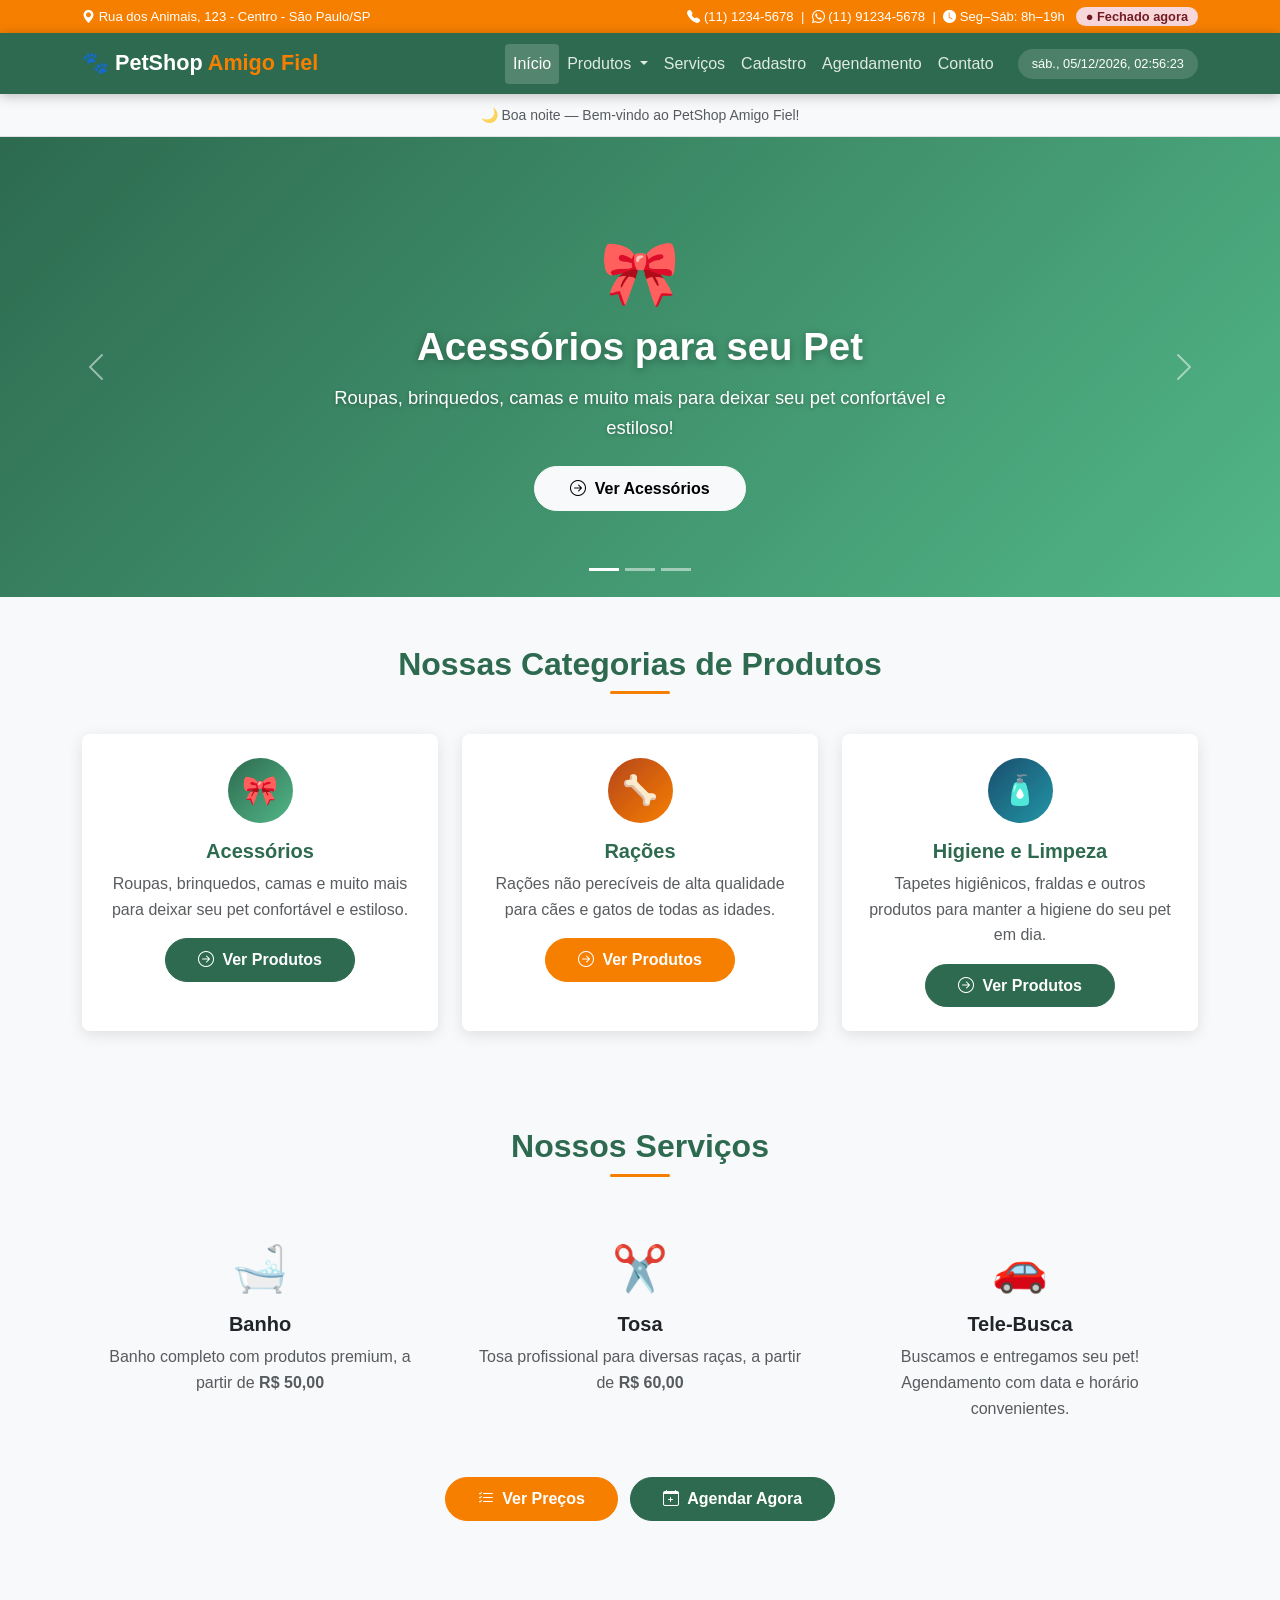
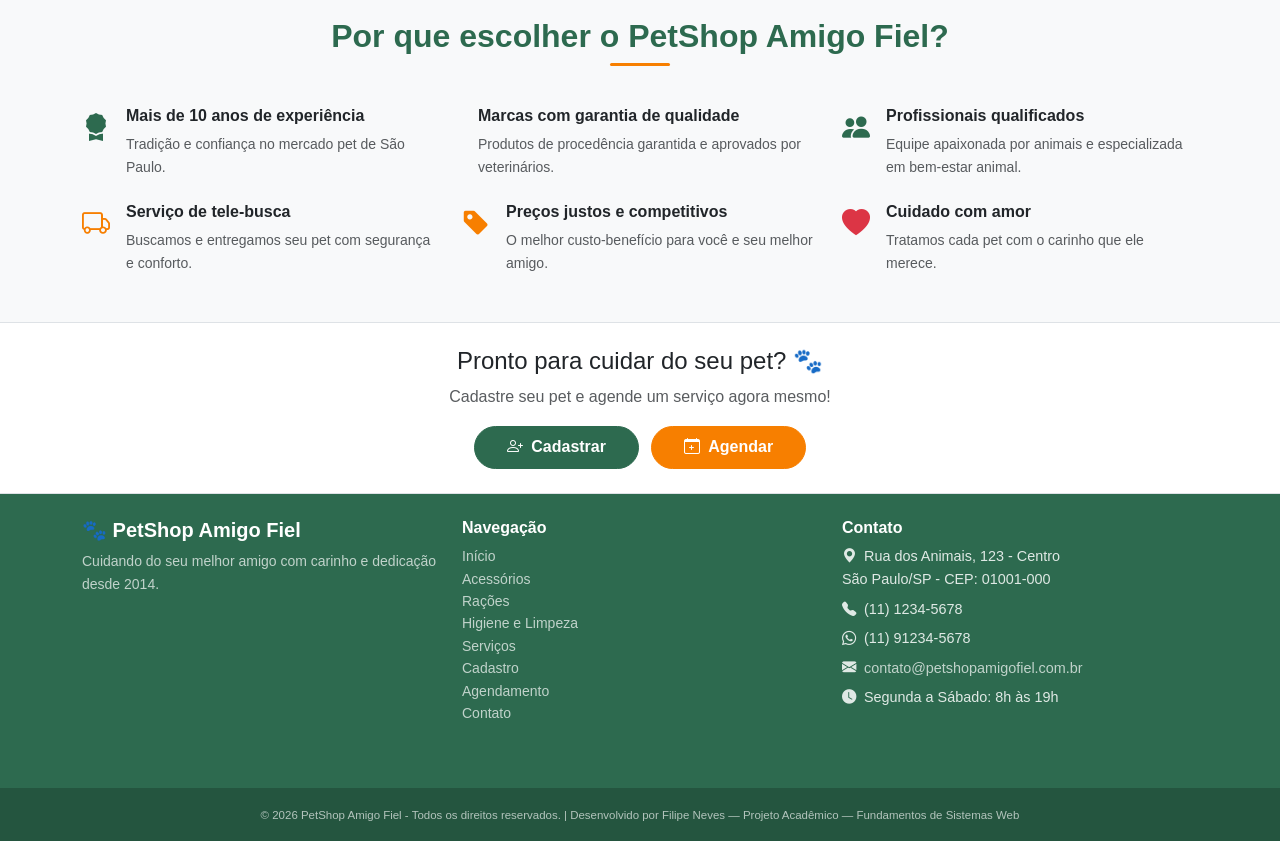
<file: index.html>
<!DOCTYPE html>
<html lang="pt-BR">
<head>
    <meta charset="UTF-8">
    <meta name="viewport" content="width=device-width, initial-scale=1.0">
    <meta name="description" content="PetShop Amigo Fiel - Produtos e serviços para o seu pet em São Paulo. Acessórios, rações, higiene, banho e tosa.">
    <title>PetShop Amigo Fiel - Página Inicial</title>

    <!-- Bootstrap 5.3 CSS -->
    <link href="https://cdn.jsdelivr.net/npm/bootstrap@5.3.3/dist/css/bootstrap.min.css" rel="stylesheet">
    <!-- Bootstrap Icons -->
    <link rel="stylesheet" href="https://cdn.jsdelivr.net/npm/bootstrap-icons@1.11.3/font/bootstrap-icons.min.css">
    <!-- Estilos Personalizados -->
    <link rel="stylesheet" href="css/style.css">
</head>
<body>

    <!-- Acessibilidade: link oculto para pular a navegação e ir direto ao conteúdo -->
    <a href="#conteudo-principal" class="skip-link">Pular para o conteúdo principal</a>

    <!-- ==================== BARRA SUPERIOR ==================== -->
    <div class="top-bar" role="complementary" aria-label="Informações rápidas de contato">
        <div class="container d-flex justify-content-between align-items-center flex-wrap gap-1">
            <span>
                <i class="bi bi-geo-alt-fill" aria-hidden="true"></i>
                Rua dos Animais, 123 - Centro - São Paulo/SP
            </span>
            <span>
                <i class="bi bi-telephone-fill" aria-hidden="true"></i> (11) 1234-5678
                &nbsp;|&nbsp;
                <i class="bi bi-whatsapp" aria-hidden="true"></i> (11) 91234-5678
                &nbsp;|&nbsp;
                <i class="bi bi-clock-fill" aria-hidden="true"></i> Seg–Sáb: 8h–19h
                &nbsp;
                <span id="status-funcionamento" aria-live="polite" aria-atomic="true"></span>
            </span>
        </div>
    </div>

    <!-- ==================== NAVBAR ==================== -->
    <nav class="navbar navbar-expand-lg navbar-custom" role="navigation" aria-label="Menu principal de navegação">
        <div class="container">
            <!-- Logo / Nome do petshop -->
            <a class="navbar-brand" href="index.html" aria-label="PetShop Amigo Fiel - Ir para a página inicial">
                &#128062; PetShop <span>Amigo Fiel</span>
            </a>

            <!-- Botão hamburguer para dispositivos móveis -->
            <button class="navbar-toggler" type="button"
                    data-bs-toggle="collapse" data-bs-target="#navbarMain"
                    aria-controls="navbarMain" aria-expanded="false"
                    aria-label="Abrir ou fechar o menu de navegação">
                <span class="navbar-toggler-icon"></span>
            </button>

            <!-- Links de navegação -->
            <div class="collapse navbar-collapse" id="navbarMain">
                <ul class="navbar-nav ms-auto mb-2 mb-lg-0">
                    <li class="nav-item">
                        <a class="nav-link active" href="index.html" aria-current="page">Início</a>
                    </li>
                    <!-- Dropdown de Produtos -->
                    <li class="nav-item dropdown">
                        <a class="nav-link dropdown-toggle" href="#" role="button"
                           data-bs-toggle="dropdown" aria-expanded="false"
                           aria-haspopup="true">
                            Produtos
                        </a>
                        <ul class="dropdown-menu">
                            <li>
                                <a class="dropdown-item" href="acessorios.html">
                                    <i class="bi bi-bag-heart me-2" aria-hidden="true"></i>Acessórios
                                </a>
                            </li>
                            <li>
                                <a class="dropdown-item" href="racoes.html">
                                    <i class="bi bi-bag me-2" aria-hidden="true"></i>Rações
                                </a>
                            </li>
                            <li>
                                <a class="dropdown-item" href="higiene.html">
                                    <i class="bi bi-droplet me-2" aria-hidden="true"></i>Higiene e Limpeza
                                </a>
                            </li>
                        </ul>
                    </li>
                    <li class="nav-item">
                        <a class="nav-link" href="servicos.html">Serviços</a>
                    </li>
                    <li class="nav-item">
                        <a class="nav-link" href="cadastro.html">Cadastro</a>
                    </li>
                    <li class="nav-item">
                        <a class="nav-link" href="agendamento.html">Agendamento</a>
                    </li>
                    <li class="nav-item">
                        <a class="nav-link" href="contato.html">Contato</a>
                    </li>
                </ul>

                <!-- Relógio com data e hora em tempo real (atualizado por script.js) -->
                <div id="relogio-widget" class="ms-3 d-none d-lg-block"
                     aria-live="polite" aria-label="Data e hora atual" role="timer">
                    Carregando...
                </div>
            </div>
        </div>
    </nav>

    <!-- ==================== CONTEÚDO PRINCIPAL ==================== -->
    <main id="conteudo-principal">

        <!-- Saudação dinâmica (bom dia / boa tarde / boa noite) -->
        <div class="bg-light border-bottom py-2 text-center">
            <small class="text-muted">
                <span id="saudacao" aria-live="polite"></span>
                &mdash; Bem-vindo ao PetShop Amigo Fiel!
            </small>
        </div>

        <!-- ==================== CARROSSEL ==================== -->
        <section aria-label="Carrossel de destaques do petshop" role="region">
            <div id="carrossel-principal" class="carousel slide carousel-fade"
                 data-bs-ride="carousel" data-bs-interval="5000">

                <!-- Indicadores (bolinhas de navegação) -->
                <div class="carousel-indicators">
                    <button type="button" data-bs-target="#carrossel-principal" data-bs-slide-to="0"
                            class="active" aria-current="true"
                            aria-label="Slide 1: Acessórios para seu Pet"></button>
                    <button type="button" data-bs-target="#carrossel-principal" data-bs-slide-to="1"
                            aria-label="Slide 2: Rações Premium"></button>
                    <button type="button" data-bs-target="#carrossel-principal" data-bs-slide-to="2"
                            aria-label="Slide 3: Banho e Tosa Profissional"></button>
                </div>

                <!-- Slides do carrossel -->
                <div class="carousel-inner">

                    <!-- Slide 1: Acessórios -->
                    <div class="carousel-item active"
                         role="group" aria-roledescription="slide"
                         aria-label="Slide 1 de 3 — Acessórios para seu Pet">
                        <div class="slide-bg slide-1">
                            <div class="carousel-caption-custom">
                                <div style="font-size: 4rem;" aria-hidden="true">🎀</div>
                                <h2>Acessórios para seu Pet</h2>
                                <p>Roupas, brinquedos, camas e muito mais para deixar seu pet confortável e estiloso!</p>
                                <a href="acessorios.html" class="btn btn-light btn-lg"
                                   aria-label="Ver todos os acessórios disponíveis">
                                    <i class="bi bi-arrow-right-circle me-1" aria-hidden="true"></i>
                                    Ver Acessórios
                                </a>
                            </div>
                        </div>
                    </div>

                    <!-- Slide 2: Rações -->
                    <div class="carousel-item"
                         role="group" aria-roledescription="slide"
                         aria-label="Slide 2 de 3 — Rações Premium">
                        <div class="slide-bg slide-2">
                            <div class="carousel-caption-custom">
                                <div style="font-size: 4rem;" aria-hidden="true">🦴</div>
                                <h2>Rações Premium</h2>
                                <p>Alimentação de alta qualidade para cães e gatos de todas as idades e portes!</p>
                                <a href="racoes.html" class="btn btn-light btn-lg"
                                   aria-label="Ver todas as rações disponíveis">
                                    <i class="bi bi-arrow-right-circle me-1" aria-hidden="true"></i>
                                    Ver Rações
                                </a>
                            </div>
                        </div>
                    </div>

                    <!-- Slide 3: Banho e Tosa -->
                    <div class="carousel-item"
                         role="group" aria-roledescription="slide"
                         aria-label="Slide 3 de 3 — Banho e Tosa Profissional">
                        <div class="slide-bg slide-3">
                            <div class="carousel-caption-custom">
                                <div style="font-size: 4rem;" aria-hidden="true">✂️</div>
                                <h2>Banho e Tosa Profissional</h2>
                                <p>Serviço completo com opção de tele-busca! Agendamos no dia e horário que você preferir.</p>
                                <a href="agendamento.html" class="btn btn-light btn-lg"
                                   aria-label="Agendar serviço de banho ou tosa">
                                    <i class="bi bi-calendar-check me-1" aria-hidden="true"></i>
                                    Agendar Agora
                                </a>
                            </div>
                        </div>
                    </div>
                </div>

                <!-- Setas de navegação do carrossel -->
                <button class="carousel-control-prev" type="button"
                        data-bs-target="#carrossel-principal" data-bs-slide="prev"
                        aria-label="Slide anterior">
                    <span class="carousel-control-prev-icon" aria-hidden="true"></span>
                </button>
                <button class="carousel-control-next" type="button"
                        data-bs-target="#carrossel-principal" data-bs-slide="next"
                        aria-label="Próximo slide">
                    <span class="carousel-control-next-icon" aria-hidden="true"></span>
                </button>
            </div>
        </section>

        <!-- ==================== CATEGORIAS DE PRODUTOS ==================== -->
        <section class="container my-5" aria-labelledby="titulo-categorias">
            <h2 class="section-title text-center" id="titulo-categorias">
                Nossas Categorias de Produtos
            </h2>
            <div class="row g-4">

                <!-- Card: Acessórios -->
                <div class="col-md-4">
                    <article class="card card-produto text-center" aria-label="Categoria Acessórios">
                        <div class="card-body p-4">
                            <div class="feature-icon mb-3"
                                 style="background: linear-gradient(135deg, #2d6a4f, #52b788);"
                                 aria-hidden="true">🎀</div>
                            <h3 class="card-title h5">Acessórios</h3>
                            <p class="card-text text-muted">
                                Roupas, brinquedos, camas e muito mais para deixar seu pet
                                confortável e estiloso.
                            </p>
                            <a href="acessorios.html" class="btn btn-primary-custom"
                               aria-label="Ver todos os acessórios para pets">
                                <i class="bi bi-arrow-right-circle me-1" aria-hidden="true"></i>
                                Ver Produtos
                            </a>
                        </div>
                    </article>
                </div>

                <!-- Card: Rações -->
                <div class="col-md-4">
                    <article class="card card-produto text-center" aria-label="Categoria Rações">
                        <div class="card-body p-4">
                            <div class="feature-icon mb-3"
                                 style="background: linear-gradient(135deg, #b5451b, #f77f00);"
                                 aria-hidden="true">🦴</div>
                            <h3 class="card-title h5">Rações</h3>
                            <p class="card-text text-muted">
                                Rações não perecíveis de alta qualidade para cães e gatos
                                de todas as idades.
                            </p>
                            <a href="racoes.html" class="btn btn-secondary-custom"
                               aria-label="Ver todas as rações para pets">
                                <i class="bi bi-arrow-right-circle me-1" aria-hidden="true"></i>
                                Ver Produtos
                            </a>
                        </div>
                    </article>
                </div>

                <!-- Card: Higiene -->
                <div class="col-md-4">
                    <article class="card card-produto text-center" aria-label="Categoria Higiene e Limpeza">
                        <div class="card-body p-4">
                            <div class="feature-icon mb-3"
                                 style="background: linear-gradient(135deg, #1a4d6e, #2196a5);"
                                 aria-hidden="true">🧴</div>
                            <h3 class="card-title h5">Higiene e Limpeza</h3>
                            <p class="card-text text-muted">
                                Tapetes higiênicos, fraldas e outros produtos para manter
                                a higiene do seu pet em dia.
                            </p>
                            <a href="higiene.html" class="btn btn-primary-custom"
                               aria-label="Ver todos os produtos de higiene para pets">
                                <i class="bi bi-arrow-right-circle me-1" aria-hidden="true"></i>
                                Ver Produtos
                            </a>
                        </div>
                    </article>
                </div>
            </div>
        </section>

        <!-- ==================== NOSSOS SERVIÇOS ==================== -->
        <section class="bg-light py-5" aria-labelledby="titulo-servicos">
            <div class="container">
                <h2 class="section-title text-center" id="titulo-servicos">Nossos Serviços</h2>
                <div class="row g-4 text-center">
                    <div class="col-md-4">
                        <div class="p-3">
                            <div style="font-size: 2.8rem;" aria-hidden="true">🛁</div>
                            <h3 class="h5 mt-2 fw-bold">Banho</h3>
                            <p class="text-muted">Banho completo com produtos premium, a partir de <strong>R$ 50,00</strong></p>
                        </div>
                    </div>
                    <div class="col-md-4">
                        <div class="p-3">
                            <div style="font-size: 2.8rem;" aria-hidden="true">✂️</div>
                            <h3 class="h5 mt-2 fw-bold">Tosa</h3>
                            <p class="text-muted">Tosa profissional para diversas raças, a partir de <strong>R$ 60,00</strong></p>
                        </div>
                    </div>
                    <div class="col-md-4">
                        <div class="p-3">
                            <div style="font-size: 2.8rem;" aria-hidden="true">🚗</div>
                            <h3 class="h5 mt-2 fw-bold">Tele-Busca</h3>
                            <p class="text-muted">Buscamos e entregamos seu pet! Agendamento com data e horário convenientes.</p>
                        </div>
                    </div>
                </div>
                <div class="text-center mt-4">
                    <a href="servicos.html" class="btn btn-secondary-custom me-2"
                       aria-label="Ver tabela completa de serviços e preços">
                        <i class="bi bi-list-check me-1" aria-hidden="true"></i> Ver Preços
                    </a>
                    <a href="agendamento.html" class="btn btn-primary-custom"
                       aria-label="Agendar um serviço de banho ou tosa">
                        <i class="bi bi-calendar-plus me-1" aria-hidden="true"></i> Agendar Agora
                    </a>
                </div>
            </div>
        </section>

        <!-- ==================== POR QUE NOS ESCOLHER ==================== -->
        <section class="container my-5" aria-labelledby="titulo-diferenciais">
            <h2 class="section-title text-center" id="titulo-diferenciais">
                Por que escolher o PetShop Amigo Fiel?
            </h2>
            <div class="row g-4">
                <div class="col-md-4 col-sm-6">
                    <div class="d-flex align-items-start gap-3">
                        <i class="bi bi-award-fill fs-3" style="color: var(--cor-primaria);" aria-hidden="true"></i>
                        <div>
                            <h3 class="h6 fw-bold">Mais de 10 anos de experiência</h3>
                            <p class="text-muted small mb-0">Tradição e confiança no mercado pet de São Paulo.</p>
                        </div>
                    </div>
                </div>
                <div class="col-md-4 col-sm-6">
                    <div class="d-flex align-items-start gap-3">
                        <i class="bi bi-shield-check-fill fs-3" style="color: var(--cor-primaria);" aria-hidden="true"></i>
                        <div>
                            <h3 class="h6 fw-bold">Marcas com garantia de qualidade</h3>
                            <p class="text-muted small mb-0">Produtos de procedência garantida e aprovados por veterinários.</p>
                        </div>
                    </div>
                </div>
                <div class="col-md-4 col-sm-6">
                    <div class="d-flex align-items-start gap-3">
                        <i class="bi bi-people-fill fs-3" style="color: var(--cor-primaria);" aria-hidden="true"></i>
                        <div>
                            <h3 class="h6 fw-bold">Profissionais qualificados</h3>
                            <p class="text-muted small mb-0">Equipe apaixonada por animais e especializada em bem-estar animal.</p>
                        </div>
                    </div>
                </div>
                <div class="col-md-4 col-sm-6">
                    <div class="d-flex align-items-start gap-3">
                        <i class="bi bi-truck fs-3" style="color: var(--cor-secundaria);" aria-hidden="true"></i>
                        <div>
                            <h3 class="h6 fw-bold">Serviço de tele-busca</h3>
                            <p class="text-muted small mb-0">Buscamos e entregamos seu pet com segurança e conforto.</p>
                        </div>
                    </div>
                </div>
                <div class="col-md-4 col-sm-6">
                    <div class="d-flex align-items-start gap-3">
                        <i class="bi bi-tag-fill fs-3" style="color: var(--cor-secundaria);" aria-hidden="true"></i>
                        <div>
                            <h3 class="h6 fw-bold">Preços justos e competitivos</h3>
                            <p class="text-muted small mb-0">O melhor custo-benefício para você e seu melhor amigo.</p>
                        </div>
                    </div>
                </div>
                <div class="col-md-4 col-sm-6">
                    <div class="d-flex align-items-start gap-3">
                        <i class="bi bi-heart-fill fs-3" style="color: #dc3545;" aria-hidden="true"></i>
                        <div>
                            <h3 class="h6 fw-bold">Cuidado com amor</h3>
                            <p class="text-muted small mb-0">Tratamos cada pet com o carinho que ele merece.</p>
                        </div>
                    </div>
                </div>
            </div>
        </section>

        <!-- ==================== CHAMADA PARA AÇÃO ==================== -->
        <section class="py-4 text-center border-top border-bottom bg-white"
                 aria-label="Chamada para cadastro e agendamento">
            <div class="container">
                <h2 class="h4 mb-2">Pronto para cuidar do seu pet? 🐾</h2>
                <p class="text-muted mb-3">Cadastre seu pet e agende um serviço agora mesmo!</p>
                <a href="cadastro.html" class="btn btn-primary-custom me-2"
                   aria-label="Ir para o formulário de cadastro de cliente e pet">
                    <i class="bi bi-person-plus me-1" aria-hidden="true"></i> Cadastrar
                </a>
                <a href="agendamento.html" class="btn btn-secondary-custom"
                   aria-label="Ir para o formulário de agendamento de serviço">
                    <i class="bi bi-calendar-plus me-1" aria-hidden="true"></i> Agendar
                </a>
            </div>
        </section>

    </main>

    <!-- ==================== RODAPÉ ==================== -->
    <footer class="mt-0" role="contentinfo">
        <div class="container py-4">
            <div class="row">
                <!-- Informações do petshop -->
                <div class="col-md-4 mb-4">
                    <h5>&#128062; PetShop Amigo Fiel</h5>
                    <p class="small" style="color: rgba(255,255,255,0.7);">
                        Cuidando do seu melhor amigo com carinho e dedicação desde 2014.
                    </p>
                </div>
                <!-- Links de navegação no rodapé -->
                <div class="col-md-4 mb-4">
                    <h6>Navegação</h6>
                    <nav aria-label="Links de navegação no rodapé">
                        <ul class="list-unstyled small">
                            <li><a href="index.html">Início</a></li>
                            <li><a href="acessorios.html">Acessórios</a></li>
                            <li><a href="racoes.html">Rações</a></li>
                            <li><a href="higiene.html">Higiene e Limpeza</a></li>
                            <li><a href="servicos.html">Serviços</a></li>
                            <li><a href="cadastro.html">Cadastro</a></li>
                            <li><a href="agendamento.html">Agendamento</a></li>
                            <li><a href="contato.html">Contato</a></li>
                        </ul>
                    </nav>
                </div>
                <!-- Dados de contato -->
                <div class="col-md-4 mb-4">
                    <h6>Contato</h6>
                    <address class="small" style="font-style: normal;">
                        <p>
                            <i class="bi bi-geo-alt-fill me-1" aria-hidden="true"></i>
                            Rua dos Animais, 123 - Centro<br>
                            São Paulo/SP - CEP: 01001-000
                        </p>
                        <p>
                            <i class="bi bi-telephone-fill me-1" aria-hidden="true"></i>
                            (11) 1234-5678
                        </p>
                        <p>
                            <i class="bi bi-whatsapp me-1" aria-hidden="true"></i>
                            (11) 91234-5678
                        </p>
                        <p>
                            <i class="bi bi-envelope-fill me-1" aria-hidden="true"></i>
                            <a href="mailto:contato@petshopamigofiel.com.br">
                                contato@petshopamigofiel.com.br
                            </a>
                        </p>
                        <p>
                            <i class="bi bi-clock-fill me-1" aria-hidden="true"></i>
                            Segunda a Sábado: 8h às 19h
                        </p>
                    </address>
                </div>
            </div>
        </div>
        <div class="footer-bottom text-center py-3">
            <small>
                &copy; 2026 PetShop Amigo Fiel - Todos os direitos reservados. |
                Desenvolvido por Filipe Neves &mdash; Projeto Acadêmico &mdash; Fundamentos de Sistemas Web
            </small>
        </div>
    </footer>

    <!-- Bootstrap 5 JavaScript Bundle (inclui Popper.js para dropdowns) -->
    <script src="https://cdn.jsdelivr.net/npm/bootstrap@5.3.3/dist/js/bootstrap.bundle.min.js"></script>
    <!-- Scripts Personalizados -->
    <script src="js/script.js"></script>
</body>
</html>
</file>
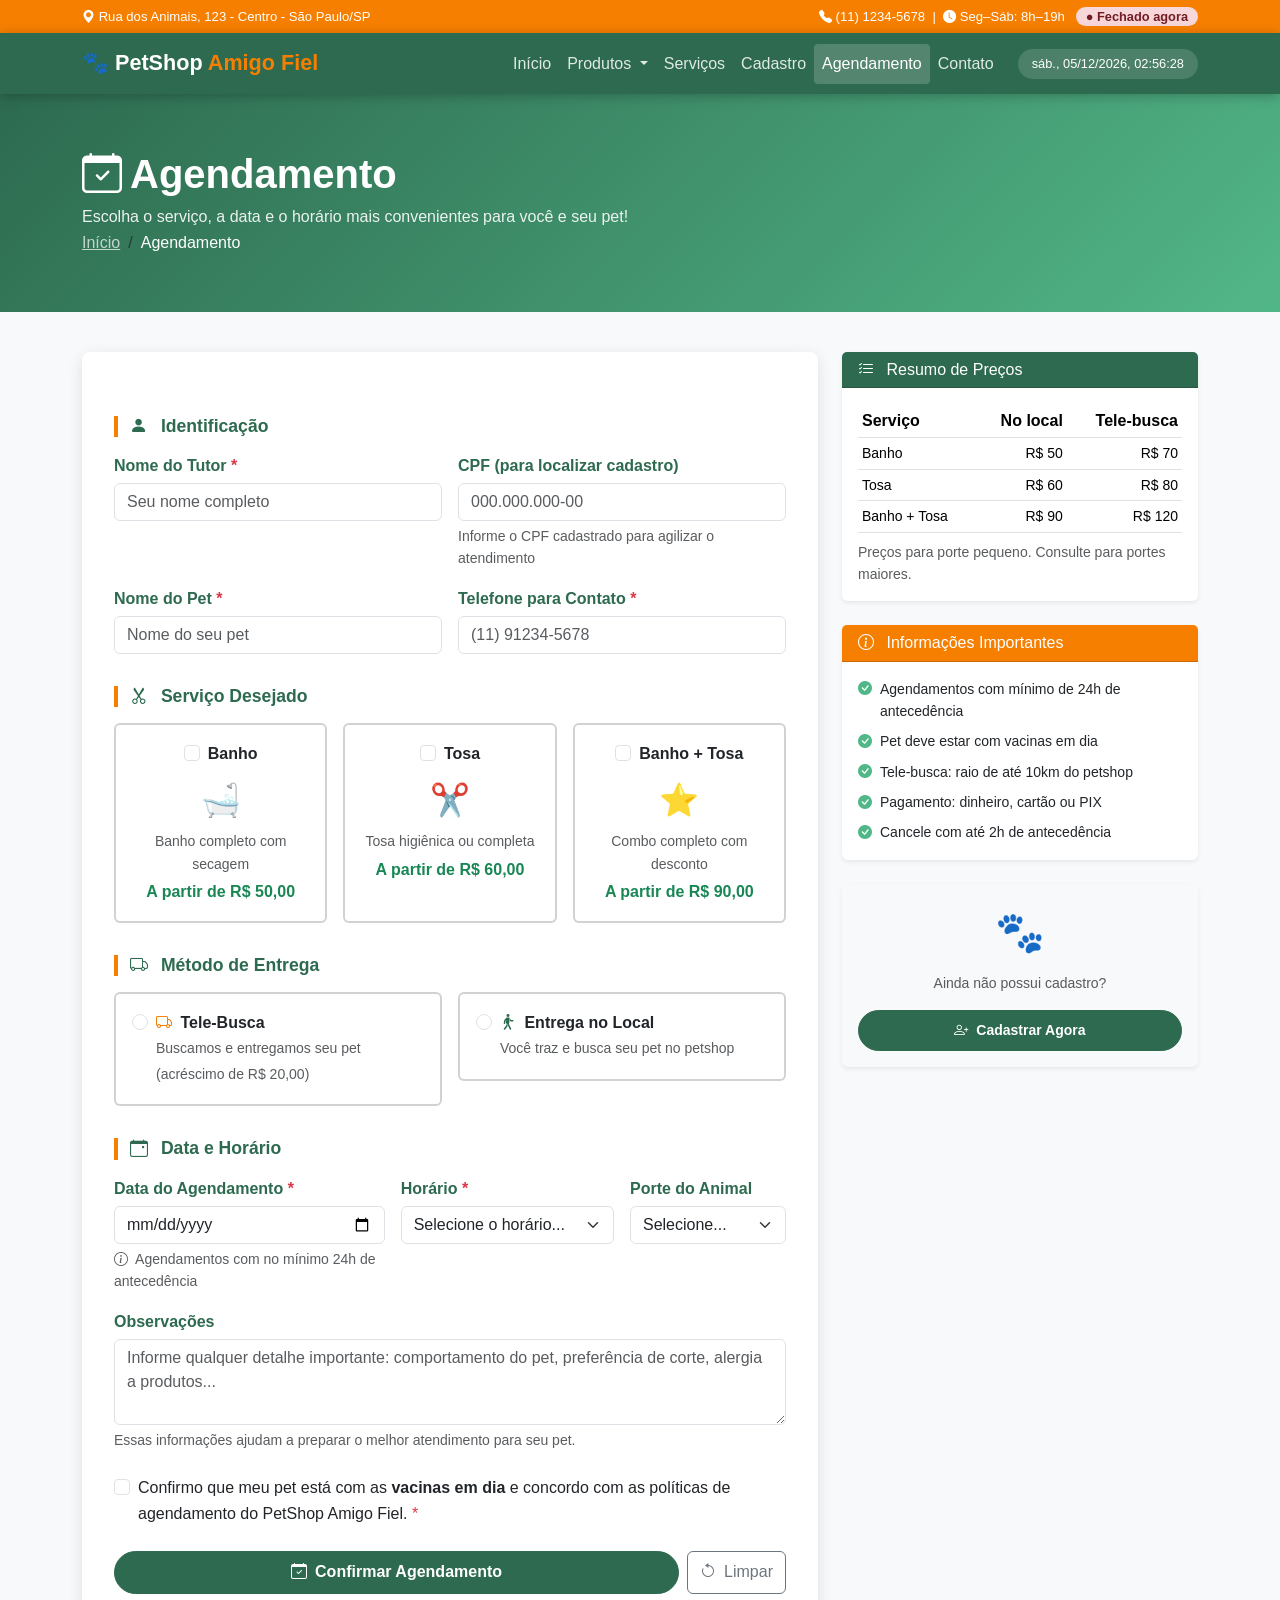
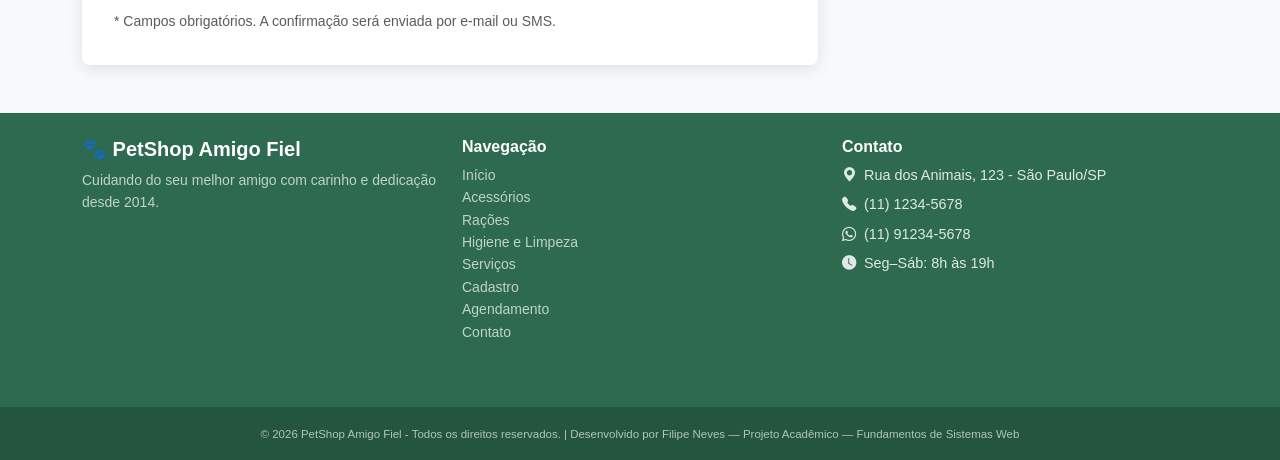
<file: agendamento.html>
<!DOCTYPE html>
<html lang="pt-BR">
<head>
    <meta charset="UTF-8">
    <meta name="viewport" content="width=device-width, initial-scale=1.0">
    <meta name="description" content="Agendamento de serviços - PetShop Amigo Fiel. Agende banho e tosa com tele-busca ou entrega no local.">
    <title>Agendamento - PetShop Amigo Fiel</title>
    <link href="https://cdn.jsdelivr.net/npm/bootstrap@5.3.3/dist/css/bootstrap.min.css" rel="stylesheet">
    <link rel="stylesheet" href="https://cdn.jsdelivr.net/npm/bootstrap-icons@1.11.3/font/bootstrap-icons.min.css">
    <link rel="stylesheet" href="css/style.css">
</head>
<body>

    <a href="#conteudo-principal" class="skip-link">Pular para o conteúdo principal</a>

    <!-- ==================== BARRA SUPERIOR ==================== -->
    <div class="top-bar" role="complementary" aria-label="Informações rápidas de contato">
        <div class="container d-flex justify-content-between align-items-center flex-wrap gap-1">
            <span>
                <i class="bi bi-geo-alt-fill" aria-hidden="true"></i>
                Rua dos Animais, 123 - Centro - São Paulo/SP
            </span>
            <span>
                <i class="bi bi-telephone-fill" aria-hidden="true"></i> (11) 1234-5678
                &nbsp;|&nbsp;
                <i class="bi bi-clock-fill" aria-hidden="true"></i> Seg–Sáb: 8h–19h
                &nbsp;
                <span id="status-funcionamento" aria-live="polite" aria-atomic="true"></span>
            </span>
        </div>
    </div>

    <!-- ==================== NAVBAR ==================== -->
    <nav class="navbar navbar-expand-lg navbar-custom" role="navigation" aria-label="Menu principal de navegação">
        <div class="container">
            <a class="navbar-brand" href="index.html" aria-label="PetShop Amigo Fiel - Ir para a página inicial">
                &#128062; PetShop <span>Amigo Fiel</span>
            </a>
            <button class="navbar-toggler" type="button"
                    data-bs-toggle="collapse" data-bs-target="#navbarMain"
                    aria-controls="navbarMain" aria-expanded="false"
                    aria-label="Abrir ou fechar o menu de navegação">
                <span class="navbar-toggler-icon"></span>
            </button>
            <div class="collapse navbar-collapse" id="navbarMain">
                <ul class="navbar-nav ms-auto mb-2 mb-lg-0">
                    <li class="nav-item"><a class="nav-link" href="index.html">Início</a></li>
                    <li class="nav-item dropdown">
                        <a class="nav-link dropdown-toggle" href="#" role="button"
                           data-bs-toggle="dropdown" aria-expanded="false">
                            Produtos
                        </a>
                        <ul class="dropdown-menu">
                            <li>
                                <a class="dropdown-item" href="acessorios.html">
                                    <i class="bi bi-bag-heart me-2" aria-hidden="true"></i>Acessórios
                                </a>
                            </li>
                            <li>
                                <a class="dropdown-item" href="racoes.html">
                                    <i class="bi bi-bag me-2" aria-hidden="true"></i>Rações
                                </a>
                            </li>
                            <li>
                                <a class="dropdown-item" href="higiene.html">
                                    <i class="bi bi-droplet me-2" aria-hidden="true"></i>Higiene e Limpeza
                                </a>
                            </li>
                        </ul>
                    </li>
                    <li class="nav-item"><a class="nav-link" href="servicos.html">Serviços</a></li>
                    <li class="nav-item"><a class="nav-link" href="cadastro.html">Cadastro</a></li>
                    <li class="nav-item">
                        <a class="nav-link active" href="agendamento.html" aria-current="page">Agendamento</a>
                    </li>
                    <li class="nav-item"><a class="nav-link" href="contato.html">Contato</a></li>
                </ul>
                <div id="relogio-widget" class="ms-3 d-none d-lg-block"
                     aria-live="polite" aria-label="Data e hora atual" role="timer">
                    Carregando...
                </div>
            </div>
        </div>
    </nav>

    <!-- ==================== CONTEÚDO PRINCIPAL ==================== -->
    <main id="conteudo-principal">

        <!-- Hero da página -->
        <div class="page-hero" role="banner">
            <div class="container">
                <h1><i class="bi bi-calendar-check me-2" aria-hidden="true"></i>Agendamento</h1>
                <p>Escolha o serviço, a data e o horário mais convenientes para você e seu pet!</p>
                <nav aria-label="Breadcrumb de navegação">
                    <ol class="breadcrumb mb-0">
                        <li class="breadcrumb-item">
                            <a href="index.html" style="color: rgba(255,255,255,0.7);">Início</a>
                        </li>
                        <li class="breadcrumb-item active" style="color: #fff;" aria-current="page">Agendamento</li>
                    </ol>
                </nav>
            </div>
        </div>

        <div class="container mb-5">
            <div class="row g-4">

                <!-- Formulário de agendamento -->
                <div class="col-lg-8">
                    <div class="form-card">

                        <form id="formAgendamento"
                              novalidate
                              onsubmit="validarAgendamento(event)"
                              aria-label="Formulário de agendamento de serviço">

                            <!-- ==================== SEÇÃO 1: IDENTIFICAÇÃO ==================== -->
                            <h2 class="form-section-title" id="secao-identificacao">
                                <i class="bi bi-person-fill me-2" aria-hidden="true"></i>
                                Identificação
                            </h2>

                            <div class="row g-3 mb-3">
                                <div class="col-md-6">
                                    <label for="nomeTutor" class="form-label">
                                        Nome do Tutor <span class="text-danger" aria-label="obrigatório">*</span>
                                    </label>
                                    <input type="text"
                                           class="form-control"
                                           id="nomeTutor"
                                           name="nomeTutor"
                                           placeholder="Seu nome completo"
                                           required
                                           aria-required="true"
                                           autocomplete="name">
                                    <div class="invalid-feedback" role="alert">Informe o nome do tutor.</div>
                                </div>
                                <div class="col-md-6">
                                    <label for="cpfAgend" class="form-label">
                                        CPF (para localizar cadastro)
                                    </label>
                                    <input type="text"
                                           class="form-control"
                                           id="cpfAgend"
                                           name="cpfAgend"
                                           placeholder="000.000.000-00"
                                           maxlength="14"
                                           data-mask="cpf"
                                           inputmode="numeric"
                                           aria-describedby="cpf-agend-help">
                                    <div id="cpf-agend-help" class="form-text">
                                        Informe o CPF cadastrado para agilizar o atendimento
                                    </div>
                                </div>
                            </div>

                            <div class="row g-3 mb-3">
                                <div class="col-md-6">
                                    <label for="nomePetAgend" class="form-label">
                                        Nome do Pet <span class="text-danger" aria-label="obrigatório">*</span>
                                    </label>
                                    <input type="text"
                                           class="form-control"
                                           id="nomePetAgend"
                                           name="nomePetAgend"
                                           placeholder="Nome do seu pet"
                                           required
                                           aria-required="true">
                                    <div class="invalid-feedback" role="alert">Informe o nome do pet.</div>
                                </div>
                                <div class="col-md-6">
                                    <label for="telefoneAgend" class="form-label">
                                        Telefone para Contato <span class="text-danger" aria-label="obrigatório">*</span>
                                    </label>
                                    <input type="tel"
                                           class="form-control"
                                           id="telefoneAgend"
                                           name="telefoneAgend"
                                           placeholder="(11) 91234-5678"
                                           required
                                           aria-required="true"
                                           data-mask="tel"
                                           autocomplete="tel">
                                    <div class="invalid-feedback" role="alert">Informe o telefone.</div>
                                </div>
                            </div>

                            <!-- ==================== SEÇÃO 2: SERVIÇO DESEJADO ==================== -->
                            <h2 class="form-section-title" id="secao-servico">
                                <i class="bi bi-scissors me-2" aria-hidden="true"></i>
                                Serviço Desejado
                            </h2>

                            <!-- Alerta de erro quando nenhum serviço é selecionado -->
                            <div id="alerta-servico"
                                 class="alert alert-danger d-none py-2"
                                 role="alert"
                                 style="display: none !important;">
                                <i class="bi bi-exclamation-triangle me-2" aria-hidden="true"></i>
                                Selecione pelo menos um serviço.
                            </div>

                            <!-- Checkboxes de serviço com cards visuais -->
                            <div class="row g-3 mb-3">
                                <!-- Banho -->
                                <div class="col-md-4">
                                    <div class="card border-2 h-100" id="card-banho">
                                        <div class="card-body text-center p-3">
                                            <div class="form-check d-flex justify-content-center mb-2">
                                                <input class="form-check-input me-2"
                                                       type="checkbox"
                                                       name="servico"
                                                       id="servicoBanho"
                                                       value="banho"
                                                       aria-describedby="desc-banho"
                                                       onchange="destacarCardServico('card-banho', this.checked)">
                                                <label class="form-check-label fw-bold" for="servicoBanho">
                                                    Banho
                                                </label>
                                            </div>
                                            <div style="font-size: 2rem;" aria-hidden="true">🛁</div>
                                            <p id="desc-banho" class="text-muted small mb-1 mt-1">
                                                Banho completo com secagem
                                            </p>
                                            <strong class="text-success">A partir de R$ 50,00</strong>
                                        </div>
                                    </div>
                                </div>

                                <!-- Tosa -->
                                <div class="col-md-4">
                                    <div class="card border-2 h-100" id="card-tosa">
                                        <div class="card-body text-center p-3">
                                            <div class="form-check d-flex justify-content-center mb-2">
                                                <input class="form-check-input me-2"
                                                       type="checkbox"
                                                       name="servico"
                                                       id="servicoTosa"
                                                       value="tosa"
                                                       aria-describedby="desc-tosa"
                                                       onchange="destacarCardServico('card-tosa', this.checked)">
                                                <label class="form-check-label fw-bold" for="servicoTosa">
                                                    Tosa
                                                </label>
                                            </div>
                                            <div style="font-size: 2rem;" aria-hidden="true">✂️</div>
                                            <p id="desc-tosa" class="text-muted small mb-1 mt-1">
                                                Tosa higiênica ou completa
                                            </p>
                                            <strong class="text-success">A partir de R$ 60,00</strong>
                                        </div>
                                    </div>
                                </div>

                                <!-- Banho + Tosa -->
                                <div class="col-md-4">
                                    <div class="card border-2 h-100" id="card-combo">
                                        <div class="card-body text-center p-3">
                                            <div class="form-check d-flex justify-content-center mb-2">
                                                <input class="form-check-input me-2"
                                                       type="checkbox"
                                                       name="servico"
                                                       id="servicoCombo"
                                                       value="banho-tosa"
                                                       aria-describedby="desc-combo"
                                                       onchange="destacarCardServico('card-combo', this.checked)">
                                                <label class="form-check-label fw-bold" for="servicoCombo">
                                                    Banho + Tosa
                                                </label>
                                            </div>
                                            <div style="font-size: 2rem;" aria-hidden="true">⭐</div>
                                            <p id="desc-combo" class="text-muted small mb-1 mt-1">
                                                Combo completo com desconto
                                            </p>
                                            <strong class="text-success">A partir de R$ 90,00</strong>
                                        </div>
                                    </div>
                                </div>
                            </div>

                            <!-- ==================== SEÇÃO 3: MÉTODO DE AGENDAMENTO ==================== -->
                            <h2 class="form-section-title" id="secao-metodo">
                                <i class="bi bi-truck me-2" aria-hidden="true"></i>
                                Método de Entrega
                            </h2>

                            <!-- Alerta de erro quando nenhum método é selecionado -->
                            <div id="alerta-metodo"
                                 class="alert alert-danger d-none py-2"
                                 role="alert"
                                 style="display: none !important;">
                                <i class="bi bi-exclamation-triangle me-2" aria-hidden="true"></i>
                                Selecione o método de entrega.
                            </div>

                            <!-- Radio buttons de método -->
                            <fieldset class="mb-3">
                                <legend class="form-label visually-hidden">Método de entrega</legend>
                                <div class="row g-3">
                                    <!-- Opção: Tele-busca -->
                                    <div class="col-md-6">
                                        <div class="card border-2" id="card-telebusca">
                                            <div class="card-body p-3">
                                                <div class="form-check">
                                                    <input class="form-check-input"
                                                           type="radio"
                                                           name="metodo"
                                                           id="metodoTelebusca"
                                                           value="telebusca"
                                                           onchange="toggleEnderecoBusca(); destacarCardMetodo('telebusca')">
                                                    <label class="form-check-label" for="metodoTelebusca">
                                                        <strong>
                                                            <i class="bi bi-truck me-1" style="color: var(--cor-secundaria);" aria-hidden="true"></i>
                                                            Tele-Busca
                                                        </strong>
                                                        <br>
                                                        <span class="text-muted small">
                                                            Buscamos e entregamos seu pet (acréscimo de R$ 20,00)
                                                        </span>
                                                    </label>
                                                </div>
                                            </div>
                                        </div>
                                    </div>
                                    <!-- Opção: Entrega no local -->
                                    <div class="col-md-6">
                                        <div class="card border-2" id="card-local">
                                            <div class="card-body p-3">
                                                <div class="form-check">
                                                    <input class="form-check-input"
                                                           type="radio"
                                                           name="metodo"
                                                           id="metodoLocal"
                                                           value="local"
                                                           onchange="toggleEnderecoBusca(); destacarCardMetodo('local')">
                                                    <label class="form-check-label" for="metodoLocal">
                                                        <strong>
                                                            <i class="bi bi-person-walking me-1" style="color: var(--cor-primaria);" aria-hidden="true"></i>
                                                            Entrega no Local
                                                        </strong>
                                                        <br>
                                                        <span class="text-muted small">
                                                            Você traz e busca seu pet no petshop
                                                        </span>
                                                    </label>
                                                </div>
                                            </div>
                                        </div>
                                    </div>
                                </div>
                            </fieldset>

                            <!-- Endereço de coleta (exibido apenas quando tele-busca é selecionado) -->
                            <div id="secao-endereco-busca" style="display: none;"
                                 aria-live="polite" aria-label="Seção de endereço para tele-busca">
                                <div class="alert alert-warning py-2 mb-3" role="note">
                                    <i class="bi bi-geo-alt-fill me-1" aria-hidden="true"></i>
                                    Informe o endereço para coleta e entrega do pet:
                                </div>
                                <div class="row g-3">
                                    <div class="col-md-7">
                                        <label for="enderecoColeta" class="form-label">
                                            Endereço de Coleta <span class="text-danger" aria-label="obrigatório">*</span>
                                        </label>
                                        <input type="text"
                                               class="form-control"
                                               id="enderecoColeta"
                                               name="enderecoColeta"
                                               placeholder="Rua, Avenida..."
                                               autocomplete="street-address">
                                        <div class="invalid-feedback" role="alert">Informe o endereço de coleta.</div>
                                    </div>
                                    <div class="col-md-2">
                                        <label for="numeroColeta" class="form-label">
                                            Número <span class="text-danger" aria-label="obrigatório">*</span>
                                        </label>
                                        <input type="text"
                                               class="form-control"
                                               id="numeroColeta"
                                               name="numeroColeta"
                                               placeholder="123">
                                        <div class="invalid-feedback" role="alert">Informe o número.</div>
                                    </div>
                                    <div class="col-md-3">
                                        <label for="bairroColeta" class="form-label">
                                            Bairro <span class="text-danger" aria-label="obrigatório">*</span>
                                        </label>
                                        <input type="text"
                                               class="form-control"
                                               id="bairroColeta"
                                               name="bairroColeta"
                                               placeholder="Bairro">
                                        <div class="invalid-feedback" role="alert">Informe o bairro.</div>
                                    </div>
                                </div>
                            </div>

                            <!-- ==================== SEÇÃO 4: DATA E HORÁRIO ==================== -->
                            <h2 class="form-section-title" id="secao-data">
                                <i class="bi bi-calendar-event me-2" aria-hidden="true"></i>
                                Data e Horário
                            </h2>

                            <div class="row g-3 mb-3">
                                <!-- Calendário para seleção de data -->
                                <div class="col-md-5">
                                    <label for="dataAgendamento" class="form-label">
                                        Data do Agendamento <span class="text-danger" aria-label="obrigatório">*</span>
                                    </label>
                                    <input type="date"
                                           class="form-control"
                                           id="dataAgendamento"
                                           name="dataAgendamento"
                                           required
                                           aria-required="true"
                                           aria-describedby="data-help">
                                    <!-- A data mínima é definida automaticamente pelo script.js -->
                                    <div id="data-help" class="form-text">
                                        <i class="bi bi-info-circle me-1" aria-hidden="true"></i>
                                        Agendamentos com no mínimo 24h de antecedência
                                    </div>
                                    <div class="invalid-feedback" role="alert">
                                        Selecione uma data válida (mínimo: amanhã).
                                    </div>
                                </div>

                                <!-- Seleção de horário -->
                                <div class="col-md-4">
                                    <label for="horarioAgendamento" class="form-label">
                                        Horário <span class="text-danger" aria-label="obrigatório">*</span>
                                    </label>
                                    <select class="form-select"
                                            id="horarioAgendamento"
                                            name="horarioAgendamento"
                                            required
                                            aria-required="true">
                                        <option value="" disabled selected>Selecione o horário...</option>
                                        <optgroup label="Manhã">
                                            <option value="08:00">08:00</option>
                                            <option value="08:30">08:30</option>
                                            <option value="09:00">09:00</option>
                                            <option value="09:30">09:30</option>
                                            <option value="10:00">10:00</option>
                                            <option value="10:30">10:30</option>
                                            <option value="11:00">11:00</option>
                                            <option value="11:30">11:30</option>
                                        </optgroup>
                                        <optgroup label="Tarde">
                                            <option value="13:00">13:00</option>
                                            <option value="13:30">13:30</option>
                                            <option value="14:00">14:00</option>
                                            <option value="14:30">14:30</option>
                                            <option value="15:00">15:00</option>
                                            <option value="15:30">15:30</option>
                                            <option value="16:00">16:00</option>
                                            <option value="16:30">16:30</option>
                                            <option value="17:00">17:00</option>
                                            <option value="17:30">17:30</option>
                                            <option value="18:00">18:00</option>
                                        </optgroup>
                                    </select>
                                    <div class="invalid-feedback" role="alert">Selecione um horário.</div>
                                </div>

                                <!-- Porte do animal -->
                                <div class="col-md-3">
                                    <label for="porte" class="form-label">Porte do Animal</label>
                                    <select class="form-select" id="porte" name="porte">
                                        <option value="" disabled selected>Selecione...</option>
                                        <option value="pequeno">Pequeno (até 10kg)</option>
                                        <option value="medio">Médio (10–25kg)</option>
                                        <option value="grande">Grande (acima de 25kg)</option>
                                    </select>
                                </div>
                            </div>

                            <!-- Observações -->
                            <div class="mb-4">
                                <label for="observacoesAgend" class="form-label">
                                    Observações
                                </label>
                                <textarea class="form-control"
                                          id="observacoesAgend"
                                          name="observacoesAgend"
                                          rows="3"
                                          placeholder="Informe qualquer detalhe importante: comportamento do pet, preferência de corte, alergia a produtos..."
                                          aria-describedby="obs-agend-help"></textarea>
                                <div id="obs-agend-help" class="form-text">
                                    Essas informações ajudam a preparar o melhor atendimento para seu pet.
                                </div>
                            </div>

                            <!-- Concordância com os termos -->
                            <div class="form-check mb-4">
                                <input class="form-check-input"
                                       type="checkbox"
                                       id="termos"
                                       name="termos"
                                       required
                                       aria-required="true">
                                <label class="form-check-label" for="termos">
                                    Confirmo que meu pet está com as <strong>vacinas em dia</strong> e
                                    concordo com as políticas de agendamento do PetShop Amigo Fiel.
                                    <span class="text-danger" aria-label="obrigatório">*</span>
                                </label>
                                <div class="invalid-feedback" role="alert">
                                    É necessário confirmar os termos para realizar o agendamento.
                                </div>
                            </div>

                            <!-- Botões -->
                            <div class="d-flex gap-2 flex-wrap">
                                <button type="submit" class="btn btn-primary-custom flex-grow-1"
                                        aria-label="Confirmar agendamento do serviço">
                                    <i class="bi bi-calendar-check me-1" aria-hidden="true"></i>
                                    Confirmar Agendamento
                                </button>
                                <button type="reset" class="btn btn-outline-secondary"
                                        aria-label="Limpar todos os campos do formulário de agendamento">
                                    <i class="bi bi-arrow-counterclockwise me-1" aria-hidden="true"></i>
                                    Limpar
                                </button>
                            </div>

                            <p class="text-muted small mt-3 mb-0">
                                <span aria-hidden="true">*</span> Campos obrigatórios.
                                A confirmação será enviada por e-mail ou SMS.
                            </p>

                        </form>
                    </div>
                </div>

                <!-- Painel lateral com resumo de preços e informações -->
                <div class="col-lg-4">

                    <!-- Resumo de Preços -->
                    <div class="card border-0 shadow-sm mb-4">
                        <div class="card-header text-white"
                             style="background-color: var(--cor-primaria);"
                             id="resumo-precos-header">
                            <h3 class="h6 mb-0">
                                <i class="bi bi-list-check me-2" aria-hidden="true"></i>
                                Resumo de Preços
                            </h3>
                        </div>
                        <div class="card-body">
                            <table class="table table-sm mb-0" aria-label="Tabela resumida de preços dos serviços">
                                <thead>
                                    <tr>
                                        <th scope="col">Serviço</th>
                                        <th scope="col" class="text-end">No local</th>
                                        <th scope="col" class="text-end">Tele-busca</th>
                                    </tr>
                                </thead>
                                <tbody class="small">
                                    <tr>
                                        <td>Banho</td>
                                        <td class="text-end">R$ 50</td>
                                        <td class="text-end">R$ 70</td>
                                    </tr>
                                    <tr>
                                        <td>Tosa</td>
                                        <td class="text-end">R$ 60</td>
                                        <td class="text-end">R$ 80</td>
                                    </tr>
                                    <tr>
                                        <td>Banho + Tosa</td>
                                        <td class="text-end">R$ 90</td>
                                        <td class="text-end">R$ 120</td>
                                    </tr>
                                </tbody>
                            </table>
                            <p class="text-muted small mt-2 mb-0">
                                Preços para porte pequeno. Consulte para portes maiores.
                            </p>
                        </div>
                    </div>

                    <!-- Informações de agendamento -->
                    <div class="card border-0 shadow-sm mb-4">
                        <div class="card-header text-white"
                             style="background-color: var(--cor-secundaria);">
                            <h3 class="h6 mb-0">
                                <i class="bi bi-info-circle me-2" aria-hidden="true"></i>
                                Informações Importantes
                            </h3>
                        </div>
                        <div class="card-body">
                            <ul class="list-unstyled small mb-0">
                                <li class="mb-2 d-flex gap-2">
                                    <i class="bi bi-check-circle-fill flex-shrink-0" style="color: var(--cor-acento);" aria-hidden="true"></i>
                                    Agendamentos com mínimo de 24h de antecedência
                                </li>
                                <li class="mb-2 d-flex gap-2">
                                    <i class="bi bi-check-circle-fill flex-shrink-0" style="color: var(--cor-acento);" aria-hidden="true"></i>
                                    Pet deve estar com vacinas em dia
                                </li>
                                <li class="mb-2 d-flex gap-2">
                                    <i class="bi bi-check-circle-fill flex-shrink-0" style="color: var(--cor-acento);" aria-hidden="true"></i>
                                    Tele-busca: raio de até 10km do petshop
                                </li>
                                <li class="mb-2 d-flex gap-2">
                                    <i class="bi bi-check-circle-fill flex-shrink-0" style="color: var(--cor-acento);" aria-hidden="true"></i>
                                    Pagamento: dinheiro, cartão ou PIX
                                </li>
                                <li class="d-flex gap-2">
                                    <i class="bi bi-check-circle-fill flex-shrink-0" style="color: var(--cor-acento);" aria-hidden="true"></i>
                                    Cancele com até 2h de antecedência
                                </li>
                            </ul>
                        </div>
                    </div>

                    <!-- Link para cadastro -->
                    <div class="card border-0 shadow-sm bg-light">
                        <div class="card-body text-center">
                            <div style="font-size: 2.5rem;" aria-hidden="true">🐾</div>
                            <p class="small text-muted mt-2">Ainda não possui cadastro?</p>
                            <a href="cadastro.html" class="btn btn-primary-custom btn-sm w-100"
                               aria-label="Ir para a página de cadastro de cliente e pet">
                                <i class="bi bi-person-plus me-1" aria-hidden="true"></i>
                                Cadastrar Agora
                            </a>
                        </div>
                    </div>

                </div>
            </div>
        </div>

    </main>

    <!-- ==================== RODAPÉ ==================== -->
    <footer role="contentinfo">
        <div class="container py-4">
            <div class="row">
                <div class="col-md-4 mb-4">
                    <h5>&#128062; PetShop Amigo Fiel</h5>
                    <p class="small" style="color: rgba(255,255,255,0.7);">
                        Cuidando do seu melhor amigo com carinho e dedicação desde 2014.
                    </p>
                </div>
                <div class="col-md-4 mb-4">
                    <h6>Navegação</h6>
                    <nav aria-label="Links de navegação no rodapé">
                        <ul class="list-unstyled small">
                            <li><a href="index.html">Início</a></li>
                            <li><a href="acessorios.html">Acessórios</a></li>
                            <li><a href="racoes.html">Rações</a></li>
                            <li><a href="higiene.html">Higiene e Limpeza</a></li>
                            <li><a href="servicos.html">Serviços</a></li>
                            <li><a href="cadastro.html">Cadastro</a></li>
                            <li><a href="agendamento.html">Agendamento</a></li>
                            <li><a href="contato.html">Contato</a></li>
                        </ul>
                    </nav>
                </div>
                <div class="col-md-4 mb-4">
                    <h6>Contato</h6>
                    <address class="small" style="font-style: normal;">
                        <p><i class="bi bi-geo-alt-fill me-1" aria-hidden="true"></i> Rua dos Animais, 123 - São Paulo/SP</p>
                        <p><i class="bi bi-telephone-fill me-1" aria-hidden="true"></i> (11) 1234-5678</p>
                        <p><i class="bi bi-whatsapp me-1" aria-hidden="true"></i> (11) 91234-5678</p>
                        <p><i class="bi bi-clock-fill me-1" aria-hidden="true"></i> Seg–Sáb: 8h às 19h</p>
                    </address>
                </div>
            </div>
        </div>
        <div class="footer-bottom text-center py-3">
            <small>
                &copy; 2026 PetShop Amigo Fiel - Todos os direitos reservados. |
                Desenvolvido por Filipe Neves &mdash; Projeto Acadêmico &mdash; Fundamentos de Sistemas Web
            </small>
        </div>
    </footer>

    <script src="https://cdn.jsdelivr.net/npm/bootstrap@5.3.3/dist/js/bootstrap.bundle.min.js"></script>
    <script src="js/script.js"></script>

    <!-- Script específico para destacar cards de serviço e método ao selecionar -->
    <script>
        /* Destaca visualmente o card quando o checkbox de serviço é marcado */
        function destacarCardServico(cardId, marcado) {
            const card = document.getElementById(cardId);
            if (!card) return;
            if (marcado) {
                card.classList.add('border-success');
                card.style.boxShadow = '0 0 0 3px rgba(82, 183, 136, 0.35)';
            } else {
                card.classList.remove('border-success');
                card.style.boxShadow = '';
            }
        }

        /* Destaca visualmente o card de método selecionado via radio button */
        function destacarCardMetodo(metodo) {
            const cards = {
                telebusca: document.getElementById('card-telebusca'),
                local:     document.getElementById('card-local')
            };
            Object.entries(cards).forEach(function ([key, card]) {
                if (!card) return;
                if (key === metodo) {
                    card.classList.add('border-warning');
                    card.style.boxShadow = '0 0 0 3px rgba(247, 127, 0, 0.3)';
                } else {
                    card.classList.remove('border-warning');
                    card.style.boxShadow = '';
                }
            });
        }
    </script>
</body>
</html>
</file>
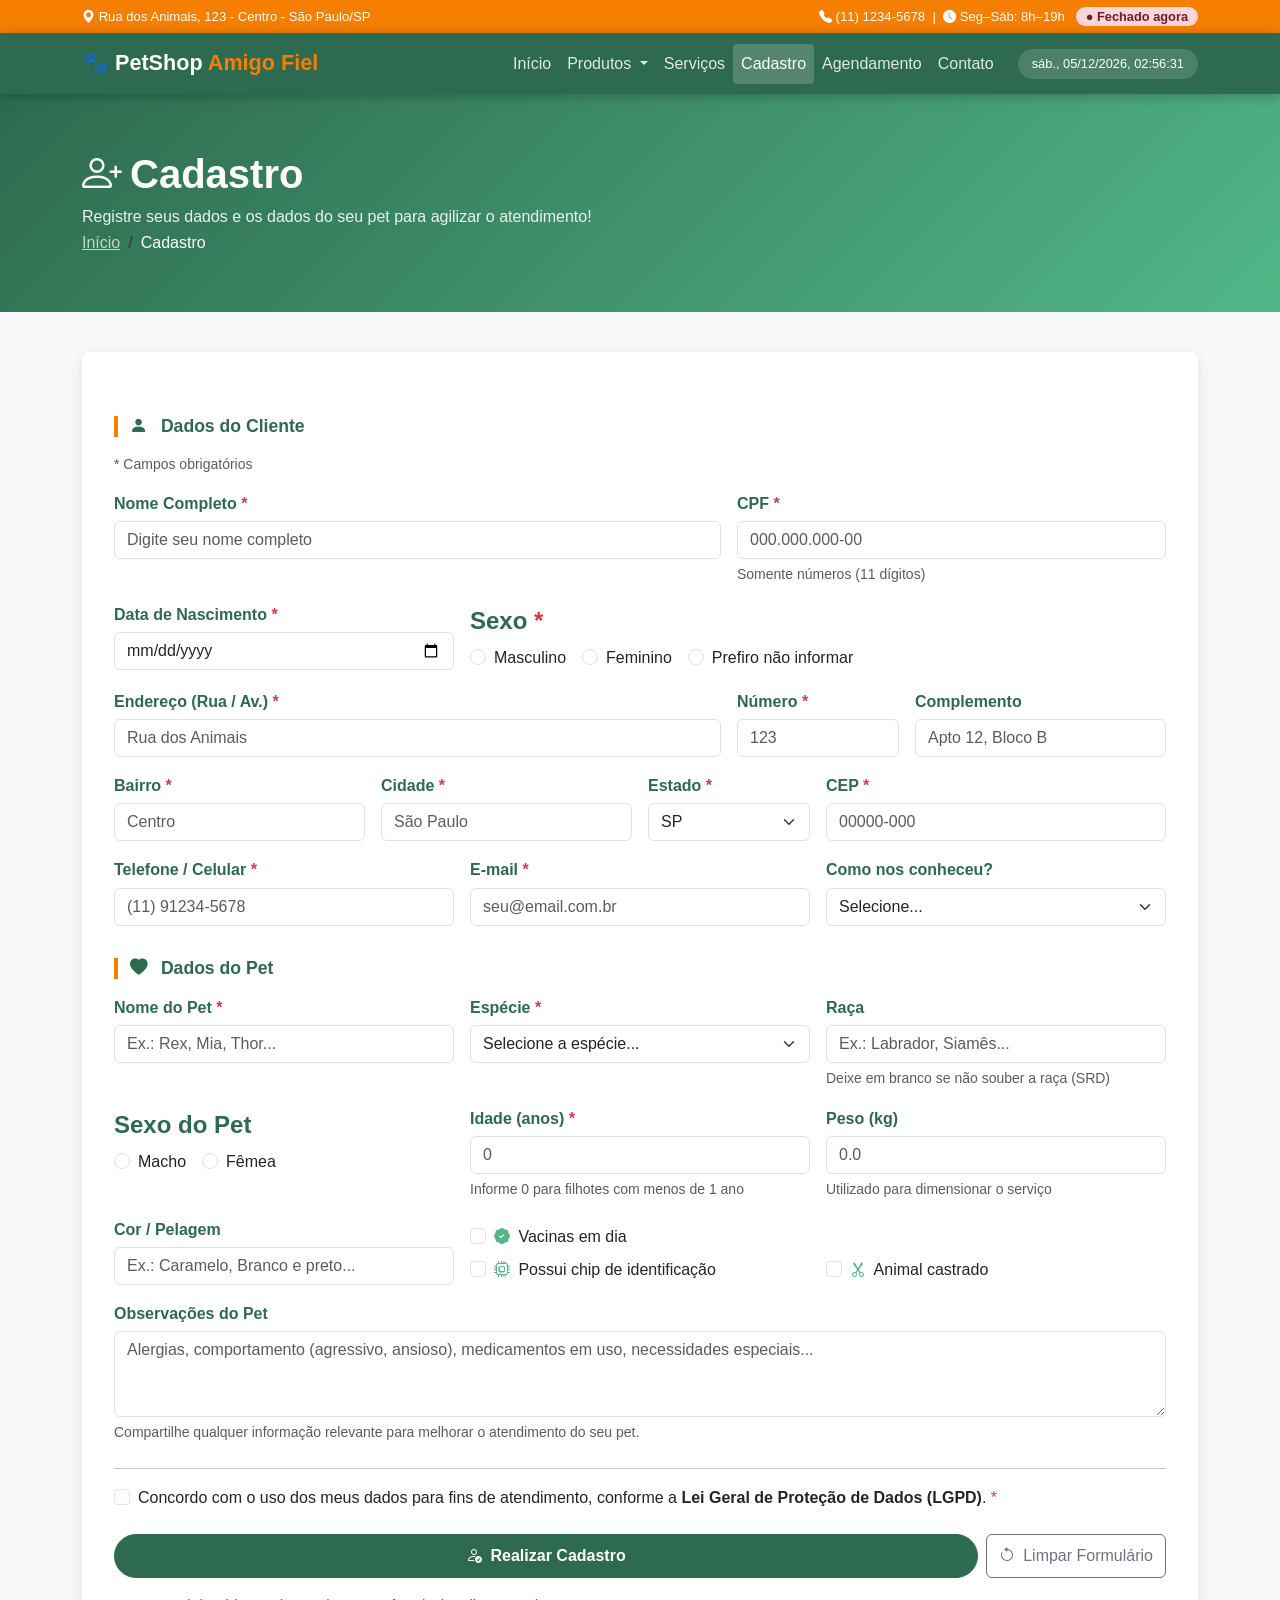
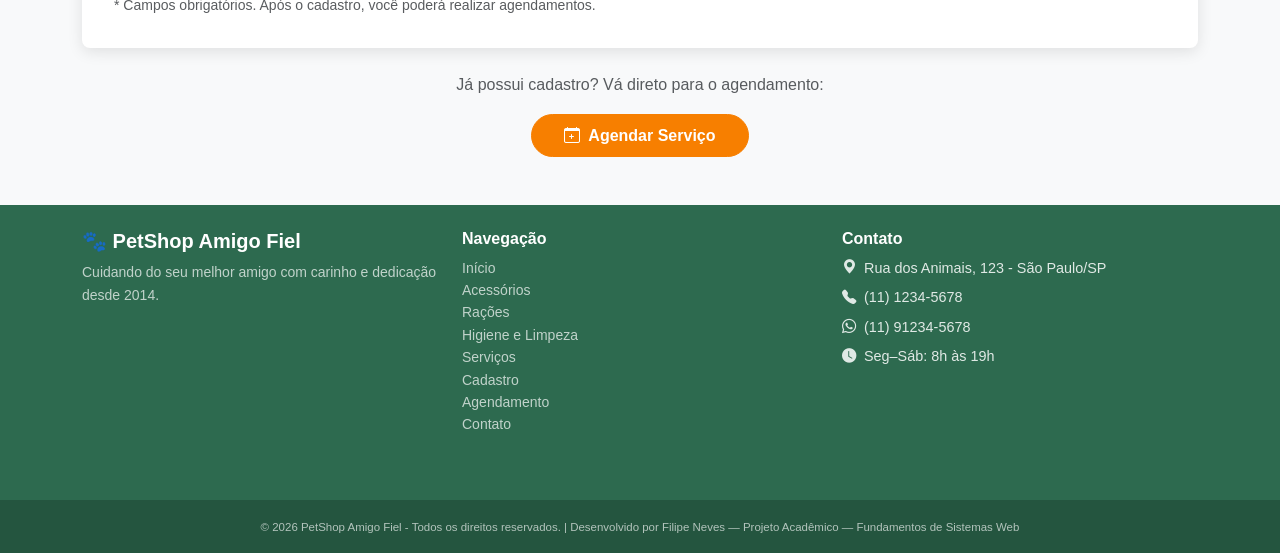
<file: cadastro.html>
<!DOCTYPE html>
<html lang="pt-BR">
<head>
    <meta charset="UTF-8">
    <meta name="viewport" content="width=device-width, initial-scale=1.0">
    <meta name="description" content="Cadastro de cliente e pet - PetShop Amigo Fiel. Registre seus dados e os dados do seu pet.">
    <title>Cadastro - PetShop Amigo Fiel</title>
    <link href="https://cdn.jsdelivr.net/npm/bootstrap@5.3.3/dist/css/bootstrap.min.css" rel="stylesheet">
    <link rel="stylesheet" href="https://cdn.jsdelivr.net/npm/bootstrap-icons@1.11.3/font/bootstrap-icons.min.css">
    <link rel="stylesheet" href="css/style.css">
</head>
<body>

    <a href="#conteudo-principal" class="skip-link">Pular para o conteúdo principal</a>

    <!-- ==================== BARRA SUPERIOR ==================== -->
    <div class="top-bar" role="complementary" aria-label="Informações rápidas de contato">
        <div class="container d-flex justify-content-between align-items-center flex-wrap gap-1">
            <span>
                <i class="bi bi-geo-alt-fill" aria-hidden="true"></i>
                Rua dos Animais, 123 - Centro - São Paulo/SP
            </span>
            <span>
                <i class="bi bi-telephone-fill" aria-hidden="true"></i> (11) 1234-5678
                &nbsp;|&nbsp;
                <i class="bi bi-clock-fill" aria-hidden="true"></i> Seg–Sáb: 8h–19h
                &nbsp;
                <span id="status-funcionamento" aria-live="polite" aria-atomic="true"></span>
            </span>
        </div>
    </div>

    <!-- ==================== NAVBAR ==================== -->
    <nav class="navbar navbar-expand-lg navbar-custom" role="navigation" aria-label="Menu principal de navegação">
        <div class="container">
            <a class="navbar-brand" href="index.html" aria-label="PetShop Amigo Fiel - Ir para a página inicial">
                &#128062; PetShop <span>Amigo Fiel</span>
            </a>
            <button class="navbar-toggler" type="button"
                    data-bs-toggle="collapse" data-bs-target="#navbarMain"
                    aria-controls="navbarMain" aria-expanded="false"
                    aria-label="Abrir ou fechar o menu de navegação">
                <span class="navbar-toggler-icon"></span>
            </button>
            <div class="collapse navbar-collapse" id="navbarMain">
                <ul class="navbar-nav ms-auto mb-2 mb-lg-0">
                    <li class="nav-item"><a class="nav-link" href="index.html">Início</a></li>
                    <li class="nav-item dropdown">
                        <a class="nav-link dropdown-toggle" href="#" role="button"
                           data-bs-toggle="dropdown" aria-expanded="false">
                            Produtos
                        </a>
                        <ul class="dropdown-menu">
                            <li>
                                <a class="dropdown-item" href="acessorios.html">
                                    <i class="bi bi-bag-heart me-2" aria-hidden="true"></i>Acessórios
                                </a>
                            </li>
                            <li>
                                <a class="dropdown-item" href="racoes.html">
                                    <i class="bi bi-bag me-2" aria-hidden="true"></i>Rações
                                </a>
                            </li>
                            <li>
                                <a class="dropdown-item" href="higiene.html">
                                    <i class="bi bi-droplet me-2" aria-hidden="true"></i>Higiene e Limpeza
                                </a>
                            </li>
                        </ul>
                    </li>
                    <li class="nav-item"><a class="nav-link" href="servicos.html">Serviços</a></li>
                    <li class="nav-item">
                        <a class="nav-link active" href="cadastro.html" aria-current="page">Cadastro</a>
                    </li>
                    <li class="nav-item"><a class="nav-link" href="agendamento.html">Agendamento</a></li>
                    <li class="nav-item"><a class="nav-link" href="contato.html">Contato</a></li>
                </ul>
                <div id="relogio-widget" class="ms-3 d-none d-lg-block"
                     aria-live="polite" aria-label="Data e hora atual" role="timer">
                    Carregando...
                </div>
            </div>
        </div>
    </nav>

    <!-- ==================== CONTEÚDO PRINCIPAL ==================== -->
    <main id="conteudo-principal">

        <!-- Hero da página -->
        <div class="page-hero" role="banner">
            <div class="container">
                <h1><i class="bi bi-person-plus me-2" aria-hidden="true"></i>Cadastro</h1>
                <p>Registre seus dados e os dados do seu pet para agilizar o atendimento!</p>
                <nav aria-label="Breadcrumb de navegação">
                    <ol class="breadcrumb mb-0">
                        <li class="breadcrumb-item">
                            <a href="index.html" style="color: rgba(255,255,255,0.7);">Início</a>
                        </li>
                        <li class="breadcrumb-item active" style="color: #fff;" aria-current="page">Cadastro</li>
                    </ol>
                </nav>
            </div>
        </div>

        <div class="container mb-5">
            <div class="form-card">

                <form id="formCadastro"
                      novalidate
                      onsubmit="validarCadastro(event)"
                      aria-label="Formulário de cadastro de cliente e pet">

                    <!-- ==================== SEÇÃO 1: DADOS DO CLIENTE ==================== -->
                    <h2 class="form-section-title" id="secao-cliente">
                        <i class="bi bi-person-fill me-2" aria-hidden="true"></i>
                        Dados do Cliente
                    </h2>
                    <p class="text-muted small mb-3">
                        <span aria-hidden="true">*</span> Campos obrigatórios
                    </p>

                    <!-- Nome e CPF -->
                    <div class="row g-3 mb-3">
                        <div class="col-md-7">
                            <label for="nomeCliente" class="form-label">
                                Nome Completo <span class="text-danger" aria-label="obrigatório">*</span>
                            </label>
                            <input type="text"
                                   class="form-control"
                                   id="nomeCliente"
                                   name="nomeCliente"
                                   placeholder="Digite seu nome completo"
                                   required
                                   aria-required="true"
                                   autocomplete="name">
                            <div class="invalid-feedback" role="alert">Informe seu nome completo.</div>
                        </div>
                        <div class="col-md-5">
                            <label for="cpf" class="form-label">
                                CPF <span class="text-danger" aria-label="obrigatório">*</span>
                            </label>
                            <input type="text"
                                   class="form-control"
                                   id="cpf"
                                   name="cpf"
                                   placeholder="000.000.000-00"
                                   maxlength="14"
                                   required
                                   aria-required="true"
                                   data-mask="cpf"
                                   autocomplete="off"
                                   inputmode="numeric"
                                   aria-describedby="cpf-help">
                            <div id="cpf-help" class="form-text">Somente números (11 dígitos)</div>
                            <div class="invalid-feedback" role="alert">CPF inválido. Informe 11 dígitos.</div>
                        </div>
                    </div>

                    <!-- Data de Nascimento e Sexo -->
                    <div class="row g-3 mb-3">
                        <div class="col-md-4">
                            <label for="dataNascimento" class="form-label">
                                Data de Nascimento <span class="text-danger" aria-label="obrigatório">*</span>
                            </label>
                            <input type="date"
                                   class="form-control"
                                   id="dataNascimento"
                                   name="dataNascimento"
                                   required
                                   aria-required="true"
                                   max="2015-01-01"
                                   autocomplete="bday">
                            <div class="invalid-feedback" role="alert">Informe sua data de nascimento.</div>
                        </div>
                        <div class="col-md-8">
                            <!-- Radio button para sexo -->
                            <fieldset class="mb-0">
                                <legend class="form-label">
                                    Sexo <span class="text-danger" aria-label="obrigatório">*</span>
                                </legend>
                                <div class="d-flex flex-wrap gap-3">
                                    <div class="form-check">
                                        <input class="form-check-input" type="radio"
                                               name="sexo" id="sexoMasc" value="M" required>
                                        <label class="form-check-label" for="sexoMasc">Masculino</label>
                                    </div>
                                    <div class="form-check">
                                        <input class="form-check-input" type="radio"
                                               name="sexo" id="sexoFem" value="F">
                                        <label class="form-check-label" for="sexoFem">Feminino</label>
                                    </div>
                                    <div class="form-check">
                                        <input class="form-check-input" type="radio"
                                               name="sexo" id="sexoOutro" value="O">
                                        <label class="form-check-label" for="sexoOutro">Prefiro não informar</label>
                                    </div>
                                </div>
                            </fieldset>
                        </div>
                    </div>

                    <!-- Endereço -->
                    <div class="row g-3 mb-3">
                        <div class="col-md-7">
                            <label for="endereco" class="form-label">
                                Endereço (Rua / Av.) <span class="text-danger" aria-label="obrigatório">*</span>
                            </label>
                            <input type="text"
                                   class="form-control"
                                   id="endereco"
                                   name="endereco"
                                   placeholder="Rua dos Animais"
                                   required
                                   aria-required="true"
                                   autocomplete="street-address">
                            <div class="invalid-feedback" role="alert">Informe seu endereço.</div>
                        </div>
                        <div class="col-md-2">
                            <label for="numero" class="form-label">
                                Número <span class="text-danger" aria-label="obrigatório">*</span>
                            </label>
                            <input type="number"
                                   class="form-control"
                                   id="numero"
                                   name="numero"
                                   placeholder="123"
                                   min="1"
                                   required
                                   aria-required="true"
                                   autocomplete="off">
                            <div class="invalid-feedback" role="alert">Informe o número.</div>
                        </div>
                        <div class="col-md-3">
                            <label for="complemento" class="form-label">Complemento</label>
                            <input type="text"
                                   class="form-control"
                                   id="complemento"
                                   name="complemento"
                                   placeholder="Apto 12, Bloco B"
                                   autocomplete="address-line2">
                        </div>
                    </div>

                    <!-- Bairro, Cidade, Estado e CEP -->
                    <div class="row g-3 mb-3">
                        <div class="col-md-3">
                            <label for="bairro" class="form-label">
                                Bairro <span class="text-danger" aria-label="obrigatório">*</span>
                            </label>
                            <input type="text"
                                   class="form-control"
                                   id="bairro"
                                   name="bairro"
                                   placeholder="Centro"
                                   required
                                   aria-required="true">
                            <div class="invalid-feedback" role="alert">Informe o bairro.</div>
                        </div>
                        <div class="col-md-3">
                            <label for="cidade" class="form-label">
                                Cidade <span class="text-danger" aria-label="obrigatório">*</span>
                            </label>
                            <input type="text"
                                   class="form-control"
                                   id="cidade"
                                   name="cidade"
                                   placeholder="São Paulo"
                                   required
                                   aria-required="true"
                                   autocomplete="address-level2">
                            <div class="invalid-feedback" role="alert">Informe a cidade.</div>
                        </div>
                        <div class="col-md-2">
                            <label for="estado" class="form-label">
                                Estado <span class="text-danger" aria-label="obrigatório">*</span>
                            </label>
                            <select class="form-select"
                                    id="estado"
                                    name="estado"
                                    required
                                    aria-required="true"
                                    autocomplete="address-level1">
                                <option value="" disabled selected>UF</option>
                                <option value="AC">AC</option>
                                <option value="AL">AL</option>
                                <option value="AP">AP</option>
                                <option value="AM">AM</option>
                                <option value="BA">BA</option>
                                <option value="CE">CE</option>
                                <option value="DF">DF</option>
                                <option value="ES">ES</option>
                                <option value="GO">GO</option>
                                <option value="MA">MA</option>
                                <option value="MT">MT</option>
                                <option value="MS">MS</option>
                                <option value="MG">MG</option>
                                <option value="PA">PA</option>
                                <option value="PB">PB</option>
                                <option value="PR">PR</option>
                                <option value="PE">PE</option>
                                <option value="PI">PI</option>
                                <option value="RJ">RJ</option>
                                <option value="RN">RN</option>
                                <option value="RS">RS</option>
                                <option value="RO">RO</option>
                                <option value="RR">RR</option>
                                <option value="SC">SC</option>
                                <option value="SP" selected>SP</option>
                                <option value="SE">SE</option>
                                <option value="TO">TO</option>
                            </select>
                            <div class="invalid-feedback" role="alert">Selecione o estado.</div>
                        </div>
                        <div class="col-md-4">
                            <label for="cep" class="form-label">
                                CEP <span class="text-danger" aria-label="obrigatório">*</span>
                            </label>
                            <input type="text"
                                   class="form-control"
                                   id="cep"
                                   name="cep"
                                   placeholder="00000-000"
                                   maxlength="9"
                                   required
                                   aria-required="true"
                                   data-mask="cep"
                                   inputmode="numeric"
                                   autocomplete="postal-code">
                            <div class="invalid-feedback" role="alert">Informe o CEP.</div>
                        </div>
                    </div>

                    <!-- Telefone e E-mail -->
                    <div class="row g-3 mb-3">
                        <div class="col-md-4">
                            <label for="telefoneCliente" class="form-label">
                                Telefone / Celular <span class="text-danger" aria-label="obrigatório">*</span>
                            </label>
                            <input type="tel"
                                   class="form-control"
                                   id="telefoneCliente"
                                   name="telefoneCliente"
                                   placeholder="(11) 91234-5678"
                                   required
                                   aria-required="true"
                                   data-mask="tel"
                                   autocomplete="tel">
                            <div class="invalid-feedback" role="alert">Informe o telefone.</div>
                        </div>
                        <div class="col-md-4">
                            <label for="emailCliente" class="form-label">
                                E-mail <span class="text-danger" aria-label="obrigatório">*</span>
                            </label>
                            <input type="email"
                                   class="form-control"
                                   id="emailCliente"
                                   name="emailCliente"
                                   placeholder="seu@email.com.br"
                                   required
                                   aria-required="true"
                                   autocomplete="email">
                            <div class="invalid-feedback" role="alert">Informe um e-mail válido.</div>
                        </div>
                        <div class="col-md-4">
                            <label for="comoConheceu" class="form-label">Como nos conheceu?</label>
                            <select class="form-select" id="comoConheceu" name="comoConheceu">
                                <option value="" disabled selected>Selecione...</option>
                                <option value="indicacao">Indicação de amigos</option>
                                <option value="google">Pesquisa no Google</option>
                                <option value="instagram">Instagram / Redes Sociais</option>
                                <option value="passando">Passei em frente à loja</option>
                                <option value="outro">Outro</option>
                            </select>
                        </div>
                    </div>

                    <!-- ==================== SEÇÃO 2: DADOS DO PET ==================== -->
                    <h2 class="form-section-title" id="secao-pet">
                        <i class="bi bi-heart-fill me-2" aria-hidden="true"></i>
                        Dados do Pet
                    </h2>

                    <!-- Nome e Espécie do pet -->
                    <div class="row g-3 mb-3">
                        <div class="col-md-4">
                            <label for="nomePet" class="form-label">
                                Nome do Pet <span class="text-danger" aria-label="obrigatório">*</span>
                            </label>
                            <input type="text"
                                   class="form-control"
                                   id="nomePet"
                                   name="nomePet"
                                   placeholder="Ex.: Rex, Mia, Thor..."
                                   required
                                   aria-required="true">
                            <div class="invalid-feedback" role="alert">Informe o nome do pet.</div>
                        </div>
                        <div class="col-md-4">
                            <label for="especiePet" class="form-label">
                                Espécie <span class="text-danger" aria-label="obrigatório">*</span>
                            </label>
                            <select class="form-select"
                                    id="especiePet"
                                    name="especiePet"
                                    required
                                    aria-required="true">
                                <option value="" disabled selected>Selecione a espécie...</option>
                                <option value="cao">Cão</option>
                                <option value="gato">Gato</option>
                                <option value="coelho">Coelho</option>
                                <option value="passaro">Pássaro</option>
                                <option value="hamster">Hamster</option>
                                <option value="outro">Outro</option>
                            </select>
                            <div class="invalid-feedback" role="alert">Selecione a espécie.</div>
                        </div>
                        <div class="col-md-4">
                            <label for="racaPet" class="form-label">Raça</label>
                            <input type="text"
                                   class="form-control"
                                   id="racaPet"
                                   name="racaPet"
                                   placeholder="Ex.: Labrador, Siamês..."
                                   aria-describedby="raca-help">
                            <div id="raca-help" class="form-text">Deixe em branco se não souber a raça (SRD)</div>
                        </div>
                    </div>

                    <!-- Sexo, Idade e Peso do pet -->
                    <div class="row g-3 mb-3">
                        <div class="col-md-4">
                            <!-- Radio button para sexo do pet -->
                            <fieldset class="mb-0">
                                <legend class="form-label">Sexo do Pet</legend>
                                <div class="d-flex gap-3">
                                    <div class="form-check">
                                        <input class="form-check-input" type="radio"
                                               name="sexoPet" id="petMacho" value="M">
                                        <label class="form-check-label" for="petMacho">Macho</label>
                                    </div>
                                    <div class="form-check">
                                        <input class="form-check-input" type="radio"
                                               name="sexoPet" id="petFemea" value="F">
                                        <label class="form-check-label" for="petFemea">Fêmea</label>
                                    </div>
                                </div>
                            </fieldset>
                        </div>
                        <div class="col-md-4">
                            <label for="idadePet" class="form-label">
                                Idade (anos) <span class="text-danger" aria-label="obrigatório">*</span>
                            </label>
                            <input type="number"
                                   class="form-control"
                                   id="idadePet"
                                   name="idadePet"
                                   placeholder="0"
                                   min="0"
                                   max="30"
                                   step="1"
                                   required
                                   aria-required="true"
                                   aria-describedby="idade-help">
                            <div id="idade-help" class="form-text">Informe 0 para filhotes com menos de 1 ano</div>
                            <div class="invalid-feedback" role="alert">Informe a idade do pet.</div>
                        </div>
                        <div class="col-md-4">
                            <label for="pesoPet" class="form-label">Peso (kg)</label>
                            <input type="number"
                                   class="form-control"
                                   id="pesoPet"
                                   name="pesoPet"
                                   placeholder="0.0"
                                   min="0.1"
                                   max="100"
                                   step="0.1"
                                   aria-describedby="peso-help">
                            <div id="peso-help" class="form-text">Utilizado para dimensionar o serviço</div>
                        </div>
                    </div>

                    <!-- Cor/Pelagem, Chip e Vacinas -->
                    <div class="row g-3 mb-3">
                        <div class="col-md-4">
                            <label for="corPelagem" class="form-label">Cor / Pelagem</label>
                            <input type="text"
                                   class="form-control"
                                   id="corPelagem"
                                   name="corPelagem"
                                   placeholder="Ex.: Caramelo, Branco e preto...">
                        </div>
                        <div class="col-md-4 d-flex flex-column justify-content-end">
                            <!-- Checkbox: vacinas em dia -->
                            <div class="form-check mb-2">
                                <input class="form-check-input" type="checkbox"
                                       id="vacinaEmDia" name="vacinaEmDia" value="sim">
                                <label class="form-check-label" for="vacinaEmDia">
                                    <i class="bi bi-patch-check-fill me-1" style="color: var(--cor-acento);" aria-hidden="true"></i>
                                    Vacinas em dia
                                </label>
                            </div>
                            <!-- Checkbox: chip de identificação -->
                            <div class="form-check">
                                <input class="form-check-input" type="checkbox"
                                       id="chipIdentificacao" name="chipIdentificacao" value="sim">
                                <label class="form-check-label" for="chipIdentificacao">
                                    <i class="bi bi-cpu me-1" style="color: var(--cor-acento);" aria-hidden="true"></i>
                                    Possui chip de identificação
                                </label>
                            </div>
                        </div>
                        <div class="col-md-4 d-flex flex-column justify-content-end">
                            <!-- Checkbox: animal castrado -->
                            <div class="form-check">
                                <input class="form-check-input" type="checkbox"
                                       id="castrado" name="castrado" value="sim">
                                <label class="form-check-label" for="castrado">
                                    <i class="bi bi-scissors me-1" style="color: var(--cor-acento);" aria-hidden="true"></i>
                                    Animal castrado
                                </label>
                            </div>
                        </div>
                    </div>

                    <!-- Observações médicas / comportamentais -->
                    <div class="mb-4">
                        <label for="observacoesPet" class="form-label">
                            Observações do Pet
                        </label>
                        <textarea class="form-control"
                                  id="observacoesPet"
                                  name="observacoesPet"
                                  rows="3"
                                  placeholder="Alergias, comportamento (agressivo, ansioso), medicamentos em uso, necessidades especiais..."
                                  aria-describedby="obs-help"></textarea>
                        <div id="obs-help" class="form-text">
                            Compartilhe qualquer informação relevante para melhorar o atendimento do seu pet.
                        </div>
                    </div>

                    <!-- Linha divisória -->
                    <hr>

                    <!-- Consentimento de dados (LGPD) -->
                    <div class="form-check mb-4">
                        <input class="form-check-input"
                               type="checkbox"
                               id="consentimento"
                               name="consentimento"
                               required
                               aria-required="true">
                        <label class="form-check-label" for="consentimento">
                            Concordo com o uso dos meus dados para fins de atendimento, conforme a
                            <strong>Lei Geral de Proteção de Dados (LGPD)</strong>.
                            <span class="text-danger" aria-label="obrigatório">*</span>
                        </label>
                        <div class="invalid-feedback" role="alert">
                            É necessário aceitar os termos para concluir o cadastro.
                        </div>
                    </div>

                    <!-- Botões de ação -->
                    <div class="d-flex gap-2 flex-wrap">
                        <button type="submit" class="btn btn-primary-custom flex-grow-1"
                                aria-label="Enviar formulário de cadastro">
                            <i class="bi bi-person-check me-1" aria-hidden="true"></i>
                            Realizar Cadastro
                        </button>
                        <button type="reset" class="btn btn-outline-secondary"
                                aria-label="Limpar todos os campos do formulário">
                            <i class="bi bi-arrow-counterclockwise me-1" aria-hidden="true"></i>
                            Limpar Formulário
                        </button>
                    </div>

                    <p class="text-muted small mt-3 mb-0">
                        <span aria-hidden="true">*</span> Campos obrigatórios.
                        Após o cadastro, você poderá realizar agendamentos.
                    </p>

                </form>
            </div>

            <!-- Link para agendamento após cadastro -->
            <div class="text-center mt-4">
                <p class="text-muted">Já possui cadastro? Vá direto para o agendamento:</p>
                <a href="agendamento.html" class="btn btn-secondary-custom"
                   aria-label="Ir para o formulário de agendamento de serviço">
                    <i class="bi bi-calendar-plus me-1" aria-hidden="true"></i>
                    Agendar Serviço
                </a>
            </div>

        </div>

    </main>

    <!-- ==================== RODAPÉ ==================== -->
    <footer role="contentinfo">
        <div class="container py-4">
            <div class="row">
                <div class="col-md-4 mb-4">
                    <h5>&#128062; PetShop Amigo Fiel</h5>
                    <p class="small" style="color: rgba(255,255,255,0.7);">
                        Cuidando do seu melhor amigo com carinho e dedicação desde 2014.
                    </p>
                </div>
                <div class="col-md-4 mb-4">
                    <h6>Navegação</h6>
                    <nav aria-label="Links de navegação no rodapé">
                        <ul class="list-unstyled small">
                            <li><a href="index.html">Início</a></li>
                            <li><a href="acessorios.html">Acessórios</a></li>
                            <li><a href="racoes.html">Rações</a></li>
                            <li><a href="higiene.html">Higiene e Limpeza</a></li>
                            <li><a href="servicos.html">Serviços</a></li>
                            <li><a href="cadastro.html">Cadastro</a></li>
                            <li><a href="agendamento.html">Agendamento</a></li>
                            <li><a href="contato.html">Contato</a></li>
                        </ul>
                    </nav>
                </div>
                <div class="col-md-4 mb-4">
                    <h6>Contato</h6>
                    <address class="small" style="font-style: normal;">
                        <p><i class="bi bi-geo-alt-fill me-1" aria-hidden="true"></i> Rua dos Animais, 123 - São Paulo/SP</p>
                        <p><i class="bi bi-telephone-fill me-1" aria-hidden="true"></i> (11) 1234-5678</p>
                        <p><i class="bi bi-whatsapp me-1" aria-hidden="true"></i> (11) 91234-5678</p>
                        <p><i class="bi bi-clock-fill me-1" aria-hidden="true"></i> Seg–Sáb: 8h às 19h</p>
                    </address>
                </div>
            </div>
        </div>
        <div class="footer-bottom text-center py-3">
            <small>
                &copy; 2026 PetShop Amigo Fiel - Todos os direitos reservados. |
                Desenvolvido por Filipe Neves &mdash; Projeto Acadêmico &mdash; Fundamentos de Sistemas Web
            </small>
        </div>
    </footer>

    <script src="https://cdn.jsdelivr.net/npm/bootstrap@5.3.3/dist/js/bootstrap.bundle.min.js"></script>
    <script src="js/script.js"></script>
</body>
</html>
</file>
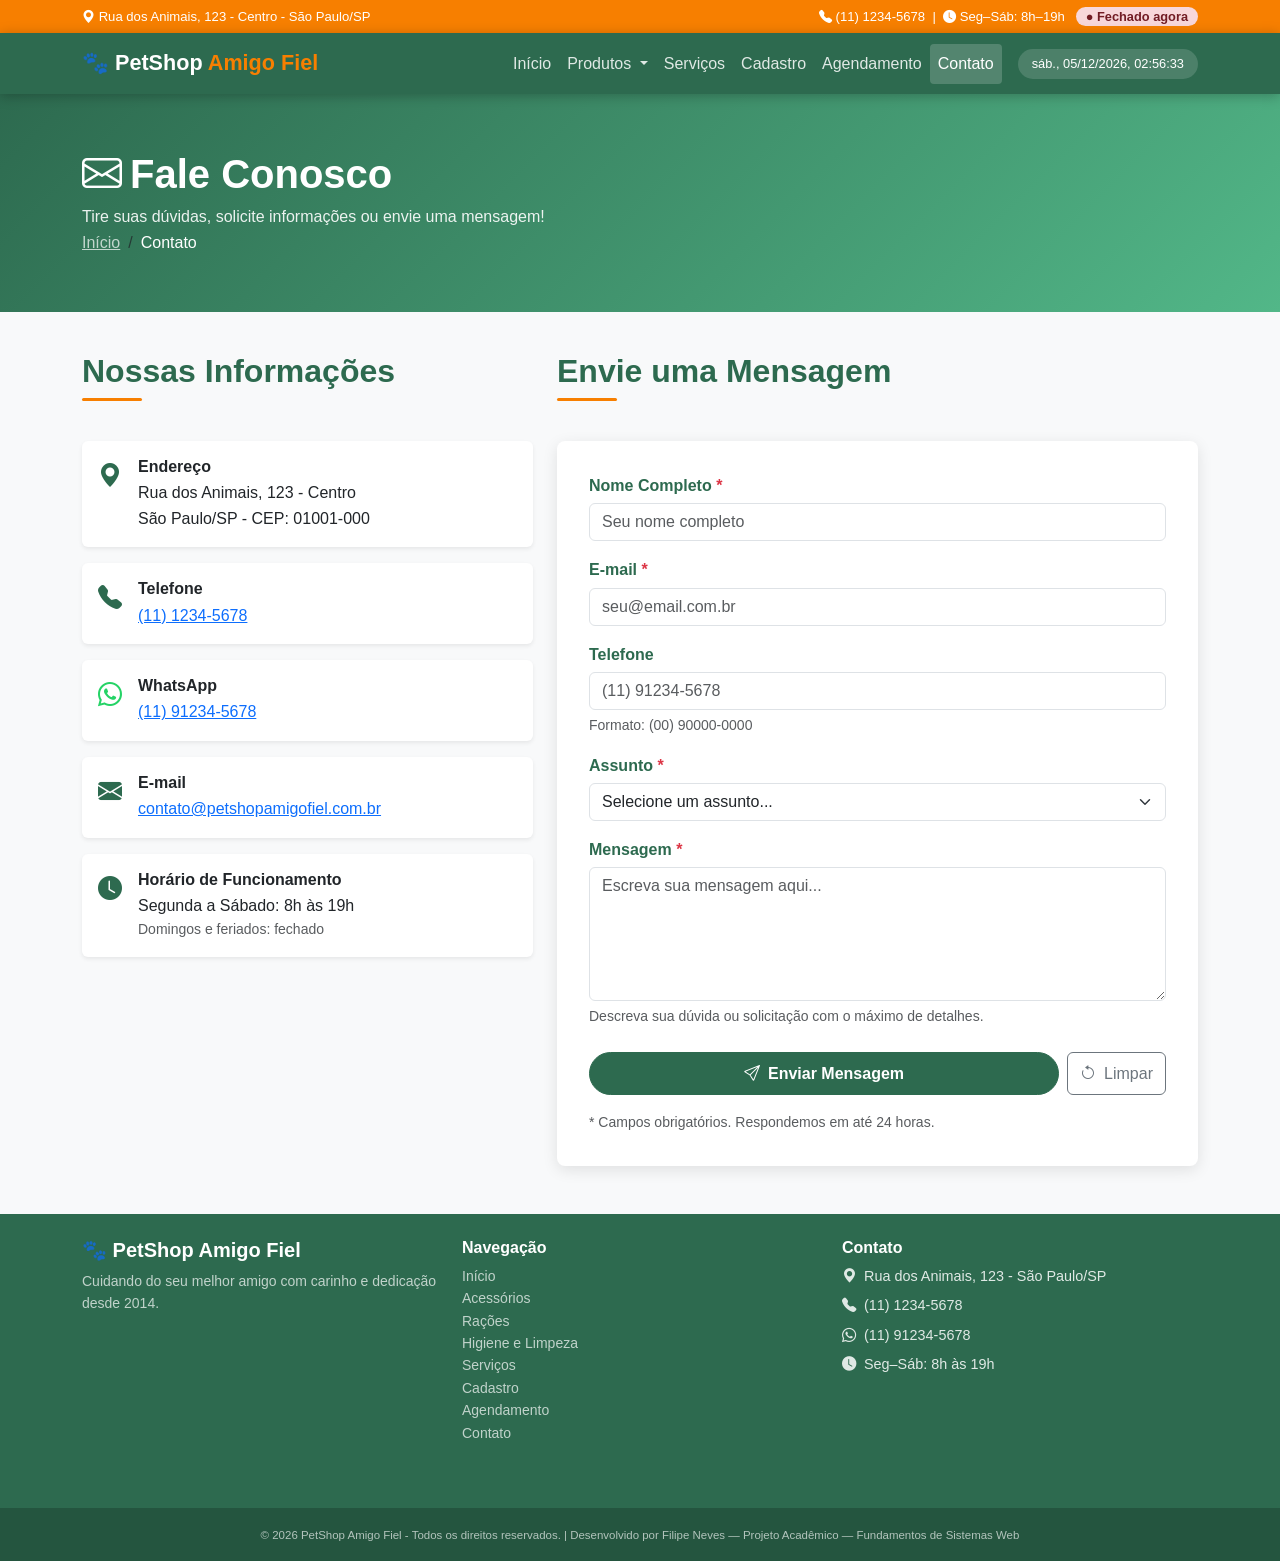
<file: contato.html>
<!DOCTYPE html>
<html lang="pt-BR">
<head>
    <meta charset="UTF-8">
    <meta name="viewport" content="width=device-width, initial-scale=1.0">
    <meta name="description" content="Contato - PetShop Amigo Fiel. Entre em contato conosco por telefone, WhatsApp ou formulário online.">
    <title>Contato - PetShop Amigo Fiel</title>
    <link href="https://cdn.jsdelivr.net/npm/bootstrap@5.3.3/dist/css/bootstrap.min.css" rel="stylesheet">
    <link rel="stylesheet" href="https://cdn.jsdelivr.net/npm/bootstrap-icons@1.11.3/font/bootstrap-icons.min.css">
    <link rel="stylesheet" href="css/style.css">
</head>
<body>

    <a href="#conteudo-principal" class="skip-link">Pular para o conteúdo principal</a>

    <!-- ==================== BARRA SUPERIOR ==================== -->
    <div class="top-bar" role="complementary" aria-label="Informações rápidas de contato">
        <div class="container d-flex justify-content-between align-items-center flex-wrap gap-1">
            <span>
                <i class="bi bi-geo-alt-fill" aria-hidden="true"></i>
                Rua dos Animais, 123 - Centro - São Paulo/SP
            </span>
            <span>
                <i class="bi bi-telephone-fill" aria-hidden="true"></i> (11) 1234-5678
                &nbsp;|&nbsp;
                <i class="bi bi-clock-fill" aria-hidden="true"></i> Seg–Sáb: 8h–19h
                &nbsp;
                <span id="status-funcionamento" aria-live="polite" aria-atomic="true"></span>
            </span>
        </div>
    </div>

    <!-- ==================== NAVBAR ==================== -->
    <nav class="navbar navbar-expand-lg navbar-custom" role="navigation" aria-label="Menu principal de navegação">
        <div class="container">
            <a class="navbar-brand" href="index.html" aria-label="PetShop Amigo Fiel - Ir para a página inicial">
                &#128062; PetShop <span>Amigo Fiel</span>
            </a>
            <button class="navbar-toggler" type="button"
                    data-bs-toggle="collapse" data-bs-target="#navbarMain"
                    aria-controls="navbarMain" aria-expanded="false"
                    aria-label="Abrir ou fechar o menu de navegação">
                <span class="navbar-toggler-icon"></span>
            </button>
            <div class="collapse navbar-collapse" id="navbarMain">
                <ul class="navbar-nav ms-auto mb-2 mb-lg-0">
                    <li class="nav-item"><a class="nav-link" href="index.html">Início</a></li>
                    <li class="nav-item dropdown">
                        <a class="nav-link dropdown-toggle" href="#" role="button"
                           data-bs-toggle="dropdown" aria-expanded="false">
                            Produtos
                        </a>
                        <ul class="dropdown-menu">
                            <li>
                                <a class="dropdown-item" href="acessorios.html">
                                    <i class="bi bi-bag-heart me-2" aria-hidden="true"></i>Acessórios
                                </a>
                            </li>
                            <li>
                                <a class="dropdown-item" href="racoes.html">
                                    <i class="bi bi-bag me-2" aria-hidden="true"></i>Rações
                                </a>
                            </li>
                            <li>
                                <a class="dropdown-item" href="higiene.html">
                                    <i class="bi bi-droplet me-2" aria-hidden="true"></i>Higiene e Limpeza
                                </a>
                            </li>
                        </ul>
                    </li>
                    <li class="nav-item"><a class="nav-link" href="servicos.html">Serviços</a></li>
                    <li class="nav-item"><a class="nav-link" href="cadastro.html">Cadastro</a></li>
                    <li class="nav-item"><a class="nav-link" href="agendamento.html">Agendamento</a></li>
                    <li class="nav-item">
                        <a class="nav-link active" href="contato.html" aria-current="page">Contato</a>
                    </li>
                </ul>
                <div id="relogio-widget" class="ms-3 d-none d-lg-block"
                     aria-live="polite" aria-label="Data e hora atual" role="timer">
                    Carregando...
                </div>
            </div>
        </div>
    </nav>

    <!-- ==================== CONTEÚDO PRINCIPAL ==================== -->
    <main id="conteudo-principal">

        <!-- Hero da página -->
        <div class="page-hero" role="banner">
            <div class="container">
                <h1><i class="bi bi-envelope me-2" aria-hidden="true"></i>Fale Conosco</h1>
                <p>Tire suas dúvidas, solicite informações ou envie uma mensagem!</p>
                <nav aria-label="Breadcrumb de navegação">
                    <ol class="breadcrumb mb-0">
                        <li class="breadcrumb-item">
                            <a href="index.html" style="color: rgba(255,255,255,0.7);">Início</a>
                        </li>
                        <li class="breadcrumb-item active" style="color: #fff;" aria-current="page">Contato</li>
                    </ol>
                </nav>
            </div>
        </div>

        <div class="container mb-5">
            <div class="row g-4">

                <!-- ==================== INFORMAÇÕES DE CONTATO ==================== -->
                <div class="col-md-5">
                    <section aria-labelledby="titulo-info-contato">
                        <h2 class="section-title" id="titulo-info-contato">Nossas Informações</h2>

                        <!-- Cards de contato -->
                        <div class="d-flex flex-column gap-3">
                            <div class="d-flex align-items-start gap-3 p-3 bg-white rounded shadow-sm">
                                <i class="bi bi-geo-alt-fill fs-4" style="color: var(--cor-primaria);" aria-hidden="true"></i>
                                <div>
                                    <h3 class="h6 fw-bold mb-1">Endereço</h3>
                                    <address style="font-style: normal; margin: 0;">
                                        Rua dos Animais, 123 - Centro<br>
                                        São Paulo/SP - CEP: 01001-000
                                    </address>
                                </div>
                            </div>
                            <div class="d-flex align-items-start gap-3 p-3 bg-white rounded shadow-sm">
                                <i class="bi bi-telephone-fill fs-4" style="color: var(--cor-primaria);" aria-hidden="true"></i>
                                <div>
                                    <h3 class="h6 fw-bold mb-1">Telefone</h3>
                                    <p class="mb-0">
                                        <a href="tel:+551112345678" aria-label="Ligar para (11) 1234-5678">(11) 1234-5678</a>
                                    </p>
                                </div>
                            </div>
                            <div class="d-flex align-items-start gap-3 p-3 bg-white rounded shadow-sm">
                                <i class="bi bi-whatsapp fs-4" style="color: #25d366;" aria-hidden="true"></i>
                                <div>
                                    <h3 class="h6 fw-bold mb-1">WhatsApp</h3>
                                    <p class="mb-0">
                                        <a href="https://wa.me/5511912345678"
                                           target="_blank"
                                           rel="noopener noreferrer"
                                           aria-label="Enviar mensagem pelo WhatsApp para (11) 91234-5678 (abre em nova janela)">
                                            (11) 91234-5678
                                        </a>
                                    </p>
                                </div>
                            </div>
                            <div class="d-flex align-items-start gap-3 p-3 bg-white rounded shadow-sm">
                                <i class="bi bi-envelope-fill fs-4" style="color: var(--cor-primaria);" aria-hidden="true"></i>
                                <div>
                                    <h3 class="h6 fw-bold mb-1">E-mail</h3>
                                    <p class="mb-0">
                                        <a href="mailto:contato@petshopamigofiel.com.br"
                                           aria-label="Enviar e-mail para contato@petshopamigofiel.com.br">
                                            contato@petshopamigofiel.com.br
                                        </a>
                                    </p>
                                </div>
                            </div>
                            <div class="d-flex align-items-start gap-3 p-3 bg-white rounded shadow-sm">
                                <i class="bi bi-clock-fill fs-4" style="color: var(--cor-primaria);" aria-hidden="true"></i>
                                <div>
                                    <h3 class="h6 fw-bold mb-1">Horário de Funcionamento</h3>
                                    <p class="mb-0">Segunda a Sábado: 8h às 19h</p>
                                    <p class="mb-0 text-muted small">Domingos e feriados: fechado</p>
                                </div>
                            </div>
                        </div>
                    </section>
                </div>

                <!-- ==================== FORMULÁRIO DE CONTATO ==================== -->
                <div class="col-md-7">
                    <section aria-labelledby="titulo-form-contato">
                        <h2 class="section-title" id="titulo-form-contato">Envie uma Mensagem</h2>

                        <div class="form-card">
                            <form id="formContato"
                                  novalidate
                                  onsubmit="validarContato(event)"
                                  aria-label="Formulário de contato">

                                <!-- Nome -->
                                <div class="mb-3">
                                    <label for="nome" class="form-label">
                                        Nome Completo <span class="text-danger" aria-label="campo obrigatório">*</span>
                                    </label>
                                    <input type="text"
                                           class="form-control"
                                           id="nome"
                                           name="nome"
                                           placeholder="Seu nome completo"
                                           required
                                           aria-required="true"
                                           autocomplete="name">
                                    <div class="invalid-feedback" role="alert">
                                        Por favor, informe seu nome.
                                    </div>
                                </div>

                                <!-- E-mail -->
                                <div class="mb-3">
                                    <label for="email" class="form-label">
                                        E-mail <span class="text-danger" aria-label="campo obrigatório">*</span>
                                    </label>
                                    <input type="email"
                                           class="form-control"
                                           id="email"
                                           name="email"
                                           placeholder="seu@email.com.br"
                                           required
                                           aria-required="true"
                                           autocomplete="email">
                                    <div class="invalid-feedback" role="alert">
                                        Por favor, informe um e-mail válido.
                                    </div>
                                </div>

                                <!-- Telefone -->
                                <div class="mb-3">
                                    <label for="telefone" class="form-label">Telefone</label>
                                    <input type="tel"
                                           class="form-control"
                                           id="telefone"
                                           name="telefone"
                                           placeholder="(11) 91234-5678"
                                           data-mask="tel"
                                           autocomplete="tel"
                                           aria-describedby="telefone-help">
                                    <div id="telefone-help" class="form-text">
                                        Formato: (00) 90000-0000
                                    </div>
                                </div>

                                <!-- Assunto -->
                                <div class="mb-3">
                                    <label for="assunto" class="form-label">
                                        Assunto <span class="text-danger" aria-label="campo obrigatório">*</span>
                                    </label>
                                    <select class="form-select"
                                            id="assunto"
                                            name="assunto"
                                            required
                                            aria-required="true">
                                        <option value="" disabled selected>Selecione um assunto...</option>
                                        <option value="duvida">Dúvida sobre produtos</option>
                                        <option value="servico">Informações sobre serviços</option>
                                        <option value="agendamento">Agendamento</option>
                                        <option value="reclamacao">Reclamação</option>
                                        <option value="sugestao">Sugestão</option>
                                        <option value="outro">Outro assunto</option>
                                    </select>
                                    <div class="invalid-feedback" role="alert">
                                        Por favor, selecione um assunto.
                                    </div>
                                </div>

                                <!-- Mensagem -->
                                <div class="mb-4">
                                    <label for="mensagem" class="form-label">
                                        Mensagem <span class="text-danger" aria-label="campo obrigatório">*</span>
                                    </label>
                                    <textarea class="form-control"
                                              id="mensagem"
                                              name="mensagem"
                                              rows="5"
                                              placeholder="Escreva sua mensagem aqui..."
                                              required
                                              aria-required="true"
                                              aria-describedby="mensagem-help"></textarea>
                                    <div id="mensagem-help" class="form-text">
                                        Descreva sua dúvida ou solicitação com o máximo de detalhes.
                                    </div>
                                    <div class="invalid-feedback" role="alert">
                                        Por favor, escreva sua mensagem.
                                    </div>
                                </div>

                                <!-- Botões -->
                                <div class="d-flex gap-2">
                                    <button type="submit" class="btn btn-primary-custom flex-grow-1"
                                            aria-label="Enviar mensagem de contato">
                                        <i class="bi bi-send me-1" aria-hidden="true"></i>
                                        Enviar Mensagem
                                    </button>
                                    <button type="reset" class="btn btn-outline-secondary"
                                            aria-label="Limpar todos os campos do formulário">
                                        <i class="bi bi-arrow-counterclockwise me-1" aria-hidden="true"></i>
                                        Limpar
                                    </button>
                                </div>

                                <p class="text-muted small mt-3 mb-0">
                                    <span aria-hidden="true">*</span>
                                    Campos obrigatórios. Respondemos em até 24 horas.
                                </p>
                            </form>
                        </div>
                    </section>
                </div>

            </div>
        </div>

    </main>

    <!-- ==================== RODAPÉ ==================== -->
    <footer role="contentinfo">
        <div class="container py-4">
            <div class="row">
                <div class="col-md-4 mb-4">
                    <h5>&#128062; PetShop Amigo Fiel</h5>
                    <p class="small" style="color: rgba(255,255,255,0.7);">
                        Cuidando do seu melhor amigo com carinho e dedicação desde 2014.
                    </p>
                </div>
                <div class="col-md-4 mb-4">
                    <h6>Navegação</h6>
                    <nav aria-label="Links de navegação no rodapé">
                        <ul class="list-unstyled small">
                            <li><a href="index.html">Início</a></li>
                            <li><a href="acessorios.html">Acessórios</a></li>
                            <li><a href="racoes.html">Rações</a></li>
                            <li><a href="higiene.html">Higiene e Limpeza</a></li>
                            <li><a href="servicos.html">Serviços</a></li>
                            <li><a href="cadastro.html">Cadastro</a></li>
                            <li><a href="agendamento.html">Agendamento</a></li>
                            <li><a href="contato.html">Contato</a></li>
                        </ul>
                    </nav>
                </div>
                <div class="col-md-4 mb-4">
                    <h6>Contato</h6>
                    <address class="small" style="font-style: normal;">
                        <p><i class="bi bi-geo-alt-fill me-1" aria-hidden="true"></i> Rua dos Animais, 123 - São Paulo/SP</p>
                        <p><i class="bi bi-telephone-fill me-1" aria-hidden="true"></i> (11) 1234-5678</p>
                        <p><i class="bi bi-whatsapp me-1" aria-hidden="true"></i> (11) 91234-5678</p>
                        <p><i class="bi bi-clock-fill me-1" aria-hidden="true"></i> Seg–Sáb: 8h às 19h</p>
                    </address>
                </div>
            </div>
        </div>
        <div class="footer-bottom text-center py-3">
            <small>
                &copy; 2026 PetShop Amigo Fiel - Todos os direitos reservados. |
                Desenvolvido por Filipe Neves &mdash; Projeto Acadêmico &mdash; Fundamentos de Sistemas Web
            </small>
        </div>
    </footer>

    <script src="https://cdn.jsdelivr.net/npm/bootstrap@5.3.3/dist/js/bootstrap.bundle.min.js"></script>
    <script src="js/script.js"></script>
</body>
</html>
</file>
<file: css/style.css>
/* ============================================================
   PetShop Amigo Fiel - Estilos Personalizados
   Fase 2 - Fundamentos de Sistemas Web
   Autor: Filipe Neves
   ============================================================ */

/* ---------- Variáveis de Cor e Configuração Global ---------- */
:root {
    --cor-primaria:   #2d6a4f;   /* Verde escuro - cor principal */
    --cor-secundaria: #f77f00;   /* Laranja - cor de destaque */
    --cor-acento:     #52b788;   /* Verde claro - cor de apoio */
    --cor-fundo:      #f8f9fa;
    --cor-texto:      #212529;
    --sombra-card:    0 4px 15px rgba(0, 0, 0, 0.1);
    --borda-radius:   8px;
    --transicao:      all 0.3s ease;
}

* {
    box-sizing: border-box;
}

body {
    font-family: 'Segoe UI', Tahoma, Geneva, Verdana, sans-serif;
    background-color: var(--cor-fundo);
    color: var(--cor-texto);
    line-height: 1.6;
}

/* ---------- Acessibilidade: Link "Pular para o Conteúdo" ---------- */
/* Fica oculto visualmente mas é lido por leitores de tela */
.skip-link {
    position: absolute;
    top: -50px;
    left: 0;
    background: var(--cor-secundaria);
    color: #fff;
    padding: 10px 18px;
    text-decoration: none;
    font-weight: bold;
    z-index: 10000;
    border-radius: 0 0 6px 0;
    transition: top 0.3s;
}

/* Torna o link visível quando recebe foco (via Tab) */
.skip-link:focus {
    top: 0;
}

/* ---------- Acessibilidade: Foco Visível para todos os elementos interativos ---------- */
a:focus,
button:focus,
input:focus,
select:focus,
textarea:focus,
[tabindex]:focus {
    outline: 3px solid var(--cor-secundaria) !important;
    outline-offset: 3px !important;
}

/* ---------- Barra Superior de Informações ---------- */
.top-bar {
    background-color: var(--cor-secundaria);
    color: #fff;
    font-size: 0.82rem;
    padding: 6px 0;
}

.top-bar a {
    color: #fff;
    text-decoration: none;
}

.top-bar a:hover {
    text-decoration: underline;
}

/* ---------- Navbar Principal ---------- */
.navbar-custom {
    background-color: var(--cor-primaria) !important;
    box-shadow: 0 2px 12px rgba(0, 0, 0, 0.25);
}

.navbar-brand {
    font-size: 1.35rem;
    font-weight: 700;
    color: #fff !important;
}

/* Destaque na palavra "Amigo Fiel" em laranja */
.navbar-brand span {
    color: var(--cor-secundaria);
}

.navbar-custom .nav-link {
    color: rgba(255, 255, 255, 0.85) !important;
    font-weight: 500;
    padding: 0.45rem 0.85rem;
    border-radius: 4px;
    transition: var(--transicao);
}

.navbar-custom .nav-link:hover,
.navbar-custom .nav-link.active,
.navbar-custom .nav-link[aria-current="page"] {
    color: #fff !important;
    background-color: rgba(255, 255, 255, 0.18);
}

/* Ícone do menu hamburguer em branco para fundo escuro */
.navbar-custom .navbar-toggler-icon {
    background-image: url("data:image/svg+xml,%3csvg xmlns='http://www.w3.org/2000/svg' viewBox='0 0 30 30'%3e%3cpath stroke='rgba%28255,255,255,0.9%29' stroke-linecap='round' stroke-miterlimit='10' stroke-width='2' d='M4 7h22M4 15h22M4 23h22'/%3e%3c/svg%3e");
}

.navbar-custom .navbar-toggler {
    border-color: rgba(255, 255, 255, 0.35);
}

/* Dropdown alinhado com o tema */
.navbar-custom .dropdown-menu {
    border: none;
    box-shadow: var(--sombra-card);
    border-radius: var(--borda-radius);
}

.navbar-custom .dropdown-item:hover {
    background-color: rgba(45, 106, 79, 0.1);
    color: var(--cor-primaria);
}

/* ---------- Widget de Data e Hora em Tempo Real ---------- */
#relogio-widget {
    background-color: rgba(255, 255, 255, 0.15);
    border-radius: 20px;
    padding: 5px 14px;
    font-size: 0.8rem;
    color: #fff;
    white-space: nowrap;
}

/* ---------- Indicador de Status de Funcionamento ---------- */
.aberto {
    background-color: #d4edda;
    color: #155724;
    padding: 2px 10px;
    border-radius: 12px;
    font-size: 0.8rem;
    font-weight: 600;
}

.fechado {
    background-color: #f8d7da;
    color: #721c24;
    padding: 2px 10px;
    border-radius: 12px;
    font-size: 0.8rem;
    font-weight: 600;
}

/* ---------- Carrossel de Imagens ---------- */
/* Define altura fixa para os slides */
.carousel-inner,
.carousel-item {
    height: 460px;
}

/* Container de fundo de cada slide com gradiente */
.slide-bg {
    width: 100%;
    height: 100%;
    display: flex;
    align-items: center;
    justify-content: center;
}

/* Cores temáticas para os 3 slides */
.slide-1 { background: linear-gradient(135deg, #2d6a4f 0%, #52b788 100%); }
.slide-2 { background: linear-gradient(135deg, #b5451b 0%, #f77f00 100%); }
.slide-3 { background: linear-gradient(135deg, #1a4d6e 0%, #2196a5 100%); }

/* Texto e botão dentro do carrossel */
.carousel-caption-custom {
    text-align: center;
    color: #fff;
    padding: 2rem;
    max-width: 700px;
}

.carousel-caption-custom h2 {
    font-size: 2.4rem;
    font-weight: 700;
    text-shadow: 0 2px 8px rgba(0, 0, 0, 0.3);
    margin-bottom: 0.8rem;
}

.carousel-caption-custom p {
    font-size: 1.15rem;
    text-shadow: 0 1px 4px rgba(0, 0, 0, 0.3);
    margin-bottom: 1.5rem;
}

.carousel-caption-custom .btn {
    font-weight: 600;
    padding: 0.6rem 2.2rem;
    border-radius: 25px;
    font-size: 1rem;
}

/* ---------- Títulos de Seção ---------- */
.section-title {
    color: var(--cor-primaria);
    font-weight: 700;
    padding-bottom: 0.5rem;
    margin-bottom: 2rem;
}

/* Linha decorativa abaixo do título */
.section-title::after {
    content: '';
    display: block;
    width: 60px;
    height: 3px;
    background: var(--cor-secundaria);
    margin-top: 8px;
    border-radius: 2px;
}

.section-title.text-center::after {
    margin: 8px auto 0;
}

/* ---------- Cards de Produtos e Categorias ---------- */
.card-produto {
    border: none;
    border-radius: var(--borda-radius);
    box-shadow: var(--sombra-card);
    transition: var(--transicao);
    height: 100%;
}

/* Efeito de elevação ao passar o mouse */
.card-produto:hover {
    transform: translateY(-6px);
    box-shadow: 0 10px 30px rgba(0, 0, 0, 0.15);
}

.card-produto .card-img-top {
    height: 200px;
    object-fit: cover;
    border-radius: var(--borda-radius) var(--borda-radius) 0 0;
}

.card-produto .card-title {
    color: var(--cor-primaria);
    font-weight: 700;
}

/* Preço em destaque laranja */
.preco {
    font-size: 1.5rem;
    font-weight: 700;
    color: var(--cor-secundaria);
}

/* Badge de categoria no card */
.badge-categoria {
    background-color: var(--cor-acento) !important;
    font-size: 0.75rem;
    padding: 5px 12px;
    border-radius: 20px;
}

/* Placeholder exibido quando imagem do produto não carrega */
.img-placeholder {
    height: 200px;
    background: linear-gradient(135deg, rgba(45, 106, 79, 0.08), rgba(82, 183, 136, 0.15));
    display: none;
    align-items: center;
    justify-content: center;
    font-size: 4.5rem;
    border-radius: var(--borda-radius) var(--borda-radius) 0 0;
}

/* ---------- Tabelas de Serviços ---------- */
.tabela-servicos {
    border-radius: var(--borda-radius);
    overflow: hidden;
    box-shadow: var(--sombra-card);
}

.tabela-servicos thead th {
    background-color: var(--cor-primaria);
    color: #fff;
    font-weight: 600;
    border: none;
    padding: 14px 16px;
}

.tabela-servicos tbody tr:hover {
    background-color: rgba(82, 183, 136, 0.08);
}

.tabela-servicos td {
    padding: 12px 16px;
    vertical-align: middle;
}

/* ---------- Formulários ---------- */
.form-label {
    font-weight: 600;
    color: var(--cor-primaria);
    margin-bottom: 0.3rem;
}

/* Borda e sombra de foco nos campos */
.form-control:focus,
.form-select:focus {
    border-color: var(--cor-acento);
    box-shadow: 0 0 0 0.2rem rgba(82, 183, 136, 0.25);
}

/* Título de seção dentro do formulário */
.form-section-title {
    color: var(--cor-primaria);
    font-weight: 700;
    font-size: 1.1rem;
    border-left: 4px solid var(--cor-secundaria);
    padding-left: 12px;
    margin: 2rem 0 1rem;
}

/* Container branco com sombra para o formulário */
.form-card {
    background: #fff;
    border-radius: var(--borda-radius);
    box-shadow: var(--sombra-card);
    padding: 2rem;
}

/* ---------- Botões Personalizados ---------- */
.btn-primary-custom {
    background-color: var(--cor-primaria);
    border-color: var(--cor-primaria);
    color: #fff;
    border-radius: 25px;
    padding: 0.55rem 2rem;
    font-weight: 600;
    transition: var(--transicao);
}

.btn-primary-custom:hover,
.btn-primary-custom:focus {
    background-color: #1e4d38;
    border-color: #1e4d38;
    color: #fff;
    transform: translateY(-2px);
    box-shadow: 0 4px 12px rgba(45, 106, 79, 0.35);
}

.btn-secondary-custom {
    background-color: var(--cor-secundaria);
    border-color: var(--cor-secundaria);
    color: #fff;
    border-radius: 25px;
    padding: 0.55rem 2rem;
    font-weight: 600;
    transition: var(--transicao);
}

.btn-secondary-custom:hover,
.btn-secondary-custom:focus {
    background-color: #d46800;
    border-color: #d46800;
    color: #fff;
    transform: translateY(-2px);
    box-shadow: 0 4px 12px rgba(247, 127, 0, 0.35);
}

/* ---------- Hero de Páginas Internas ---------- */
.page-hero {
    background: linear-gradient(135deg, var(--cor-primaria) 0%, var(--cor-acento) 100%);
    color: #fff;
    padding: 3.5rem 0;
    margin-bottom: 2.5rem;
}

.page-hero h1 {
    font-weight: 700;
    margin-bottom: 0.4rem;
}

.page-hero p {
    opacity: 0.9;
    margin-bottom: 0;
}

/* ---------- Ícones Circulares de Diferenciais ---------- */
.feature-icon {
    width: 65px;
    height: 65px;
    border-radius: 50%;
    display: flex;
    align-items: center;
    justify-content: center;
    font-size: 1.8rem;
    margin: 0 auto 1rem;
}

/* ---------- Rodapé ---------- */
footer {
    background-color: var(--cor-primaria);
    color: rgba(255, 255, 255, 0.85);
}

footer h5,
footer h6 {
    color: #fff;
    font-weight: 700;
}

footer a {
    color: rgba(255, 255, 255, 0.7);
    text-decoration: none;
    transition: var(--transicao);
}

footer a:hover {
    color: var(--cor-secundaria);
    text-decoration: none;
}

footer address p {
    margin-bottom: 0.4rem;
    font-size: 0.9rem;
}

.footer-bottom {
    background-color: rgba(0, 0, 0, 0.2);
    font-size: 0.82rem;
    color: rgba(255, 255, 255, 0.65);
}

/* ---------- Responsividade ---------- */
@media (max-width: 991px) {
    .top-bar .container {
        flex-direction: column;
        text-align: center;
        gap: 4px;
    }
}

@media (max-width: 768px) {
    .carousel-inner,
    .carousel-item {
        height: 320px;
    }

    .carousel-caption-custom h2 {
        font-size: 1.5rem;
    }

    .carousel-caption-custom p {
        font-size: 0.9rem;
        display: none; /* Oculta descrição em telas pequenas para não sobrecarregar */
    }

    .page-hero {
        padding: 2rem 0;
    }

    .page-hero h1 {
        font-size: 1.5rem;
    }
}
</file>
